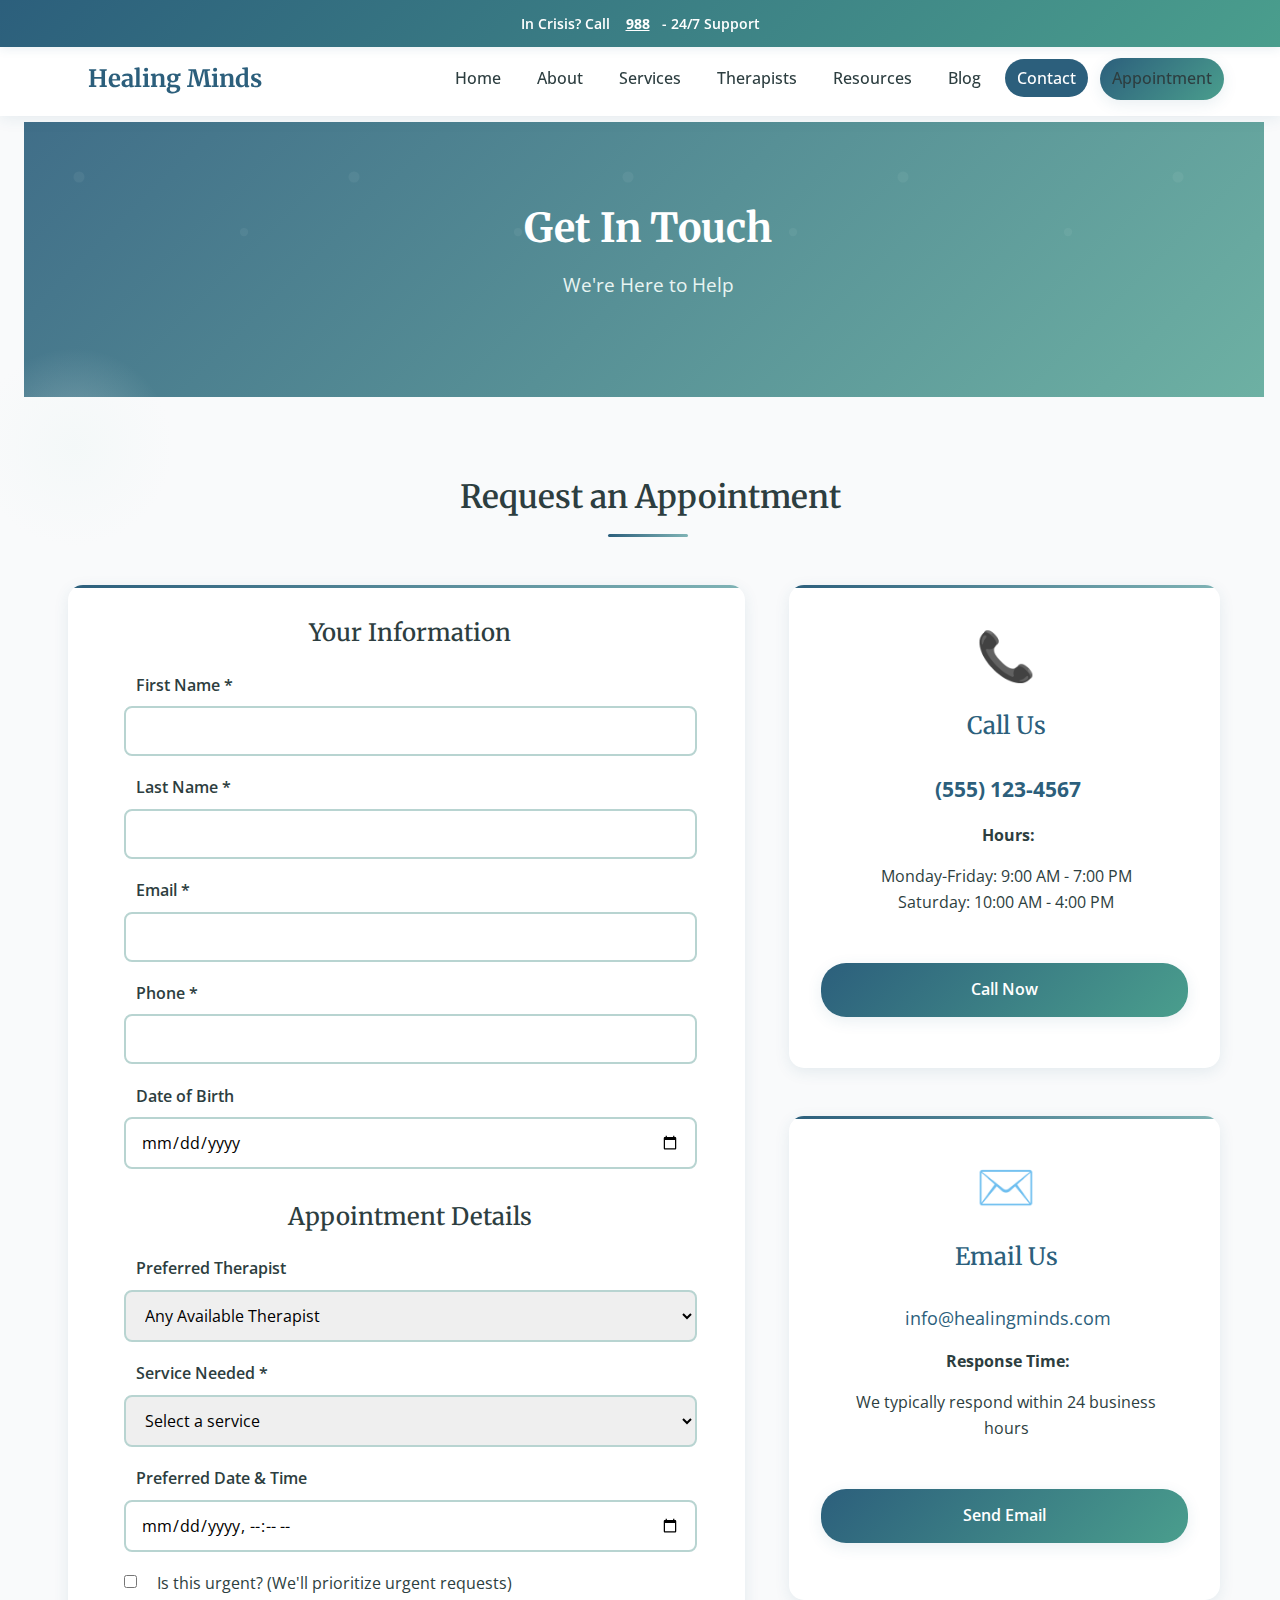
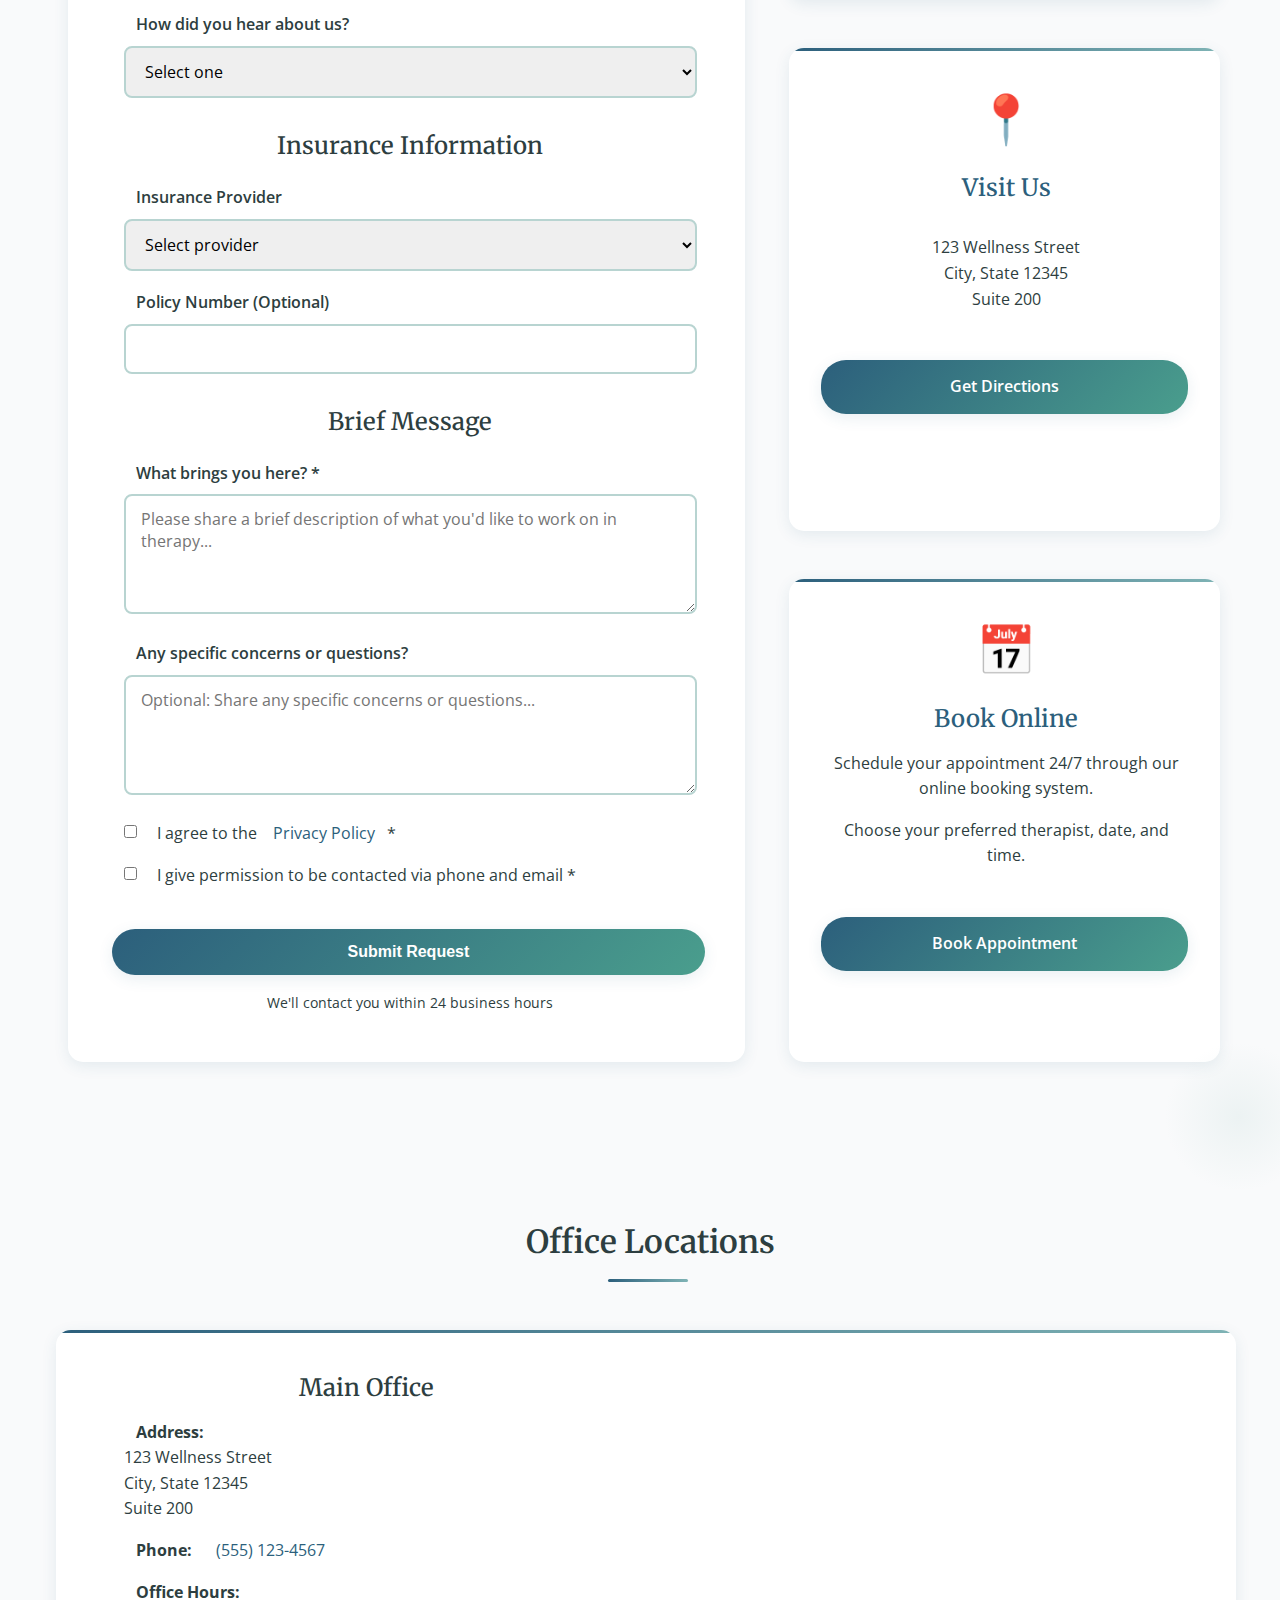
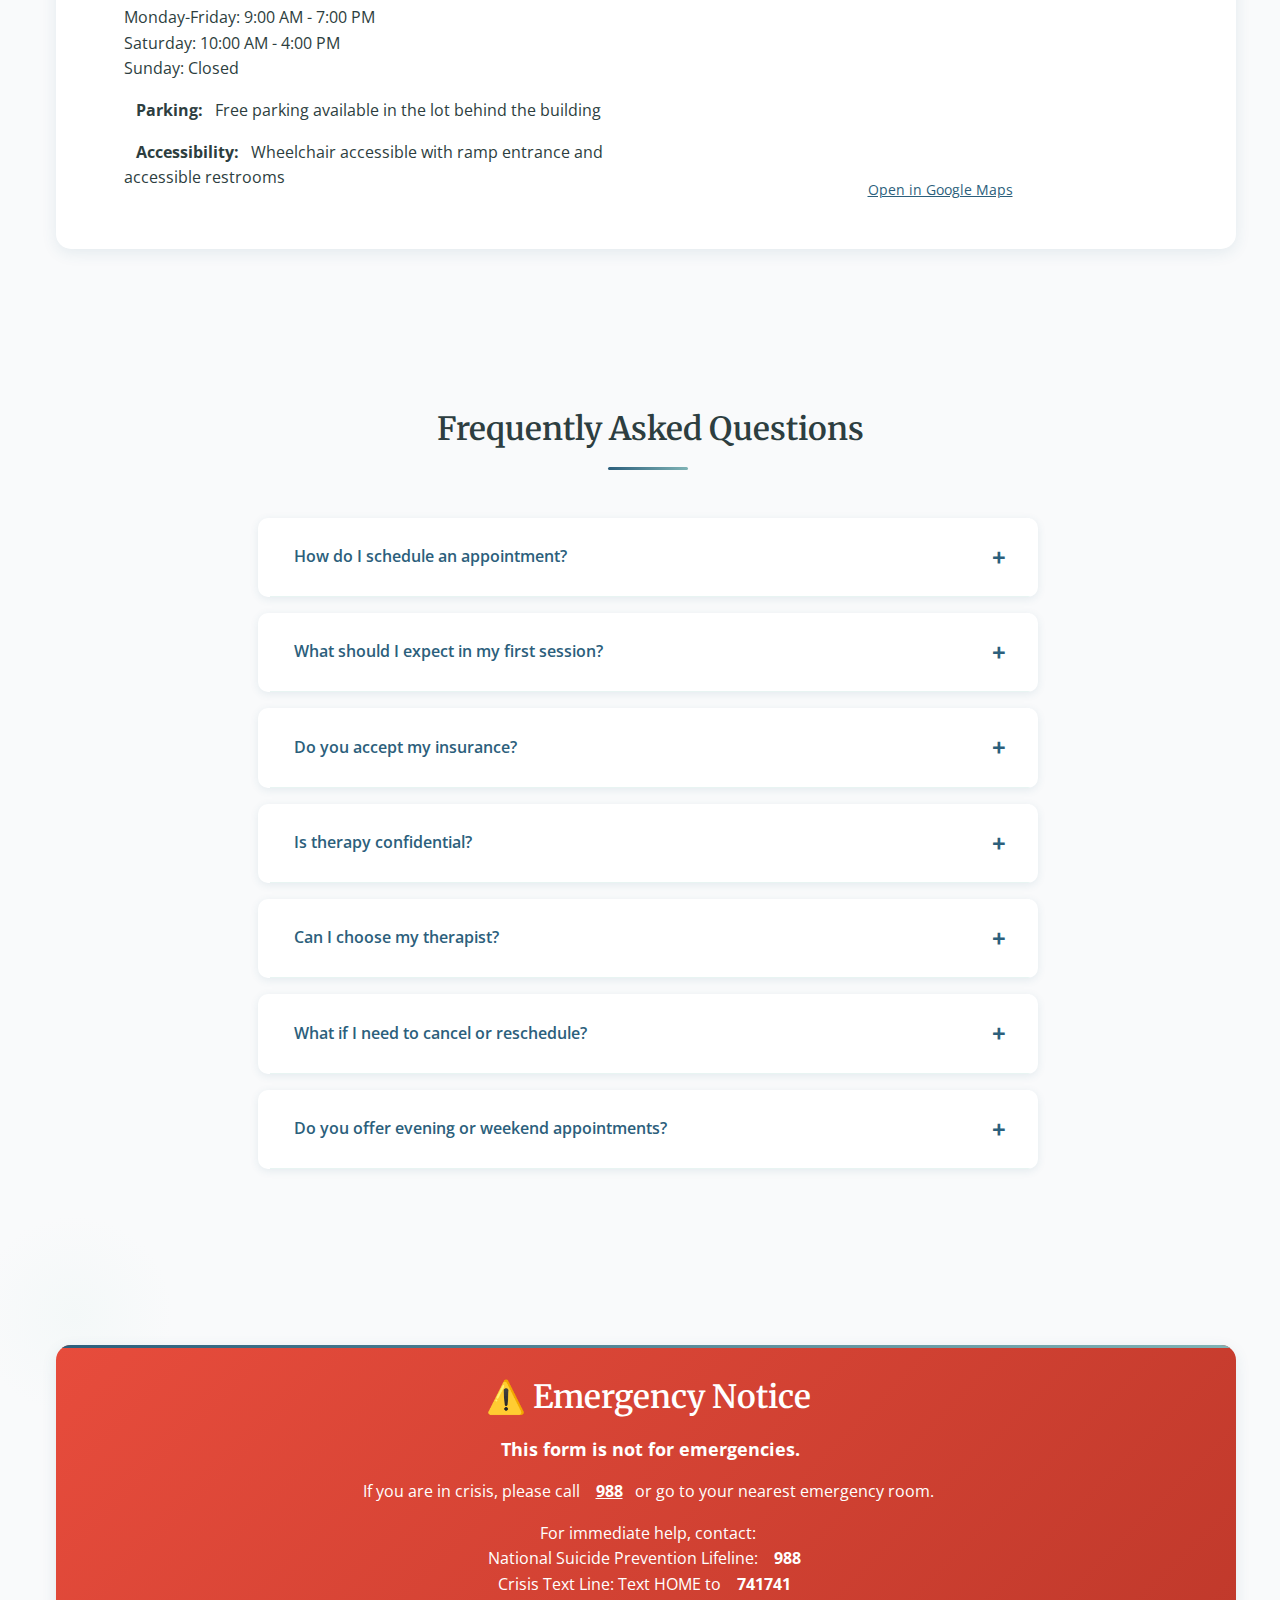
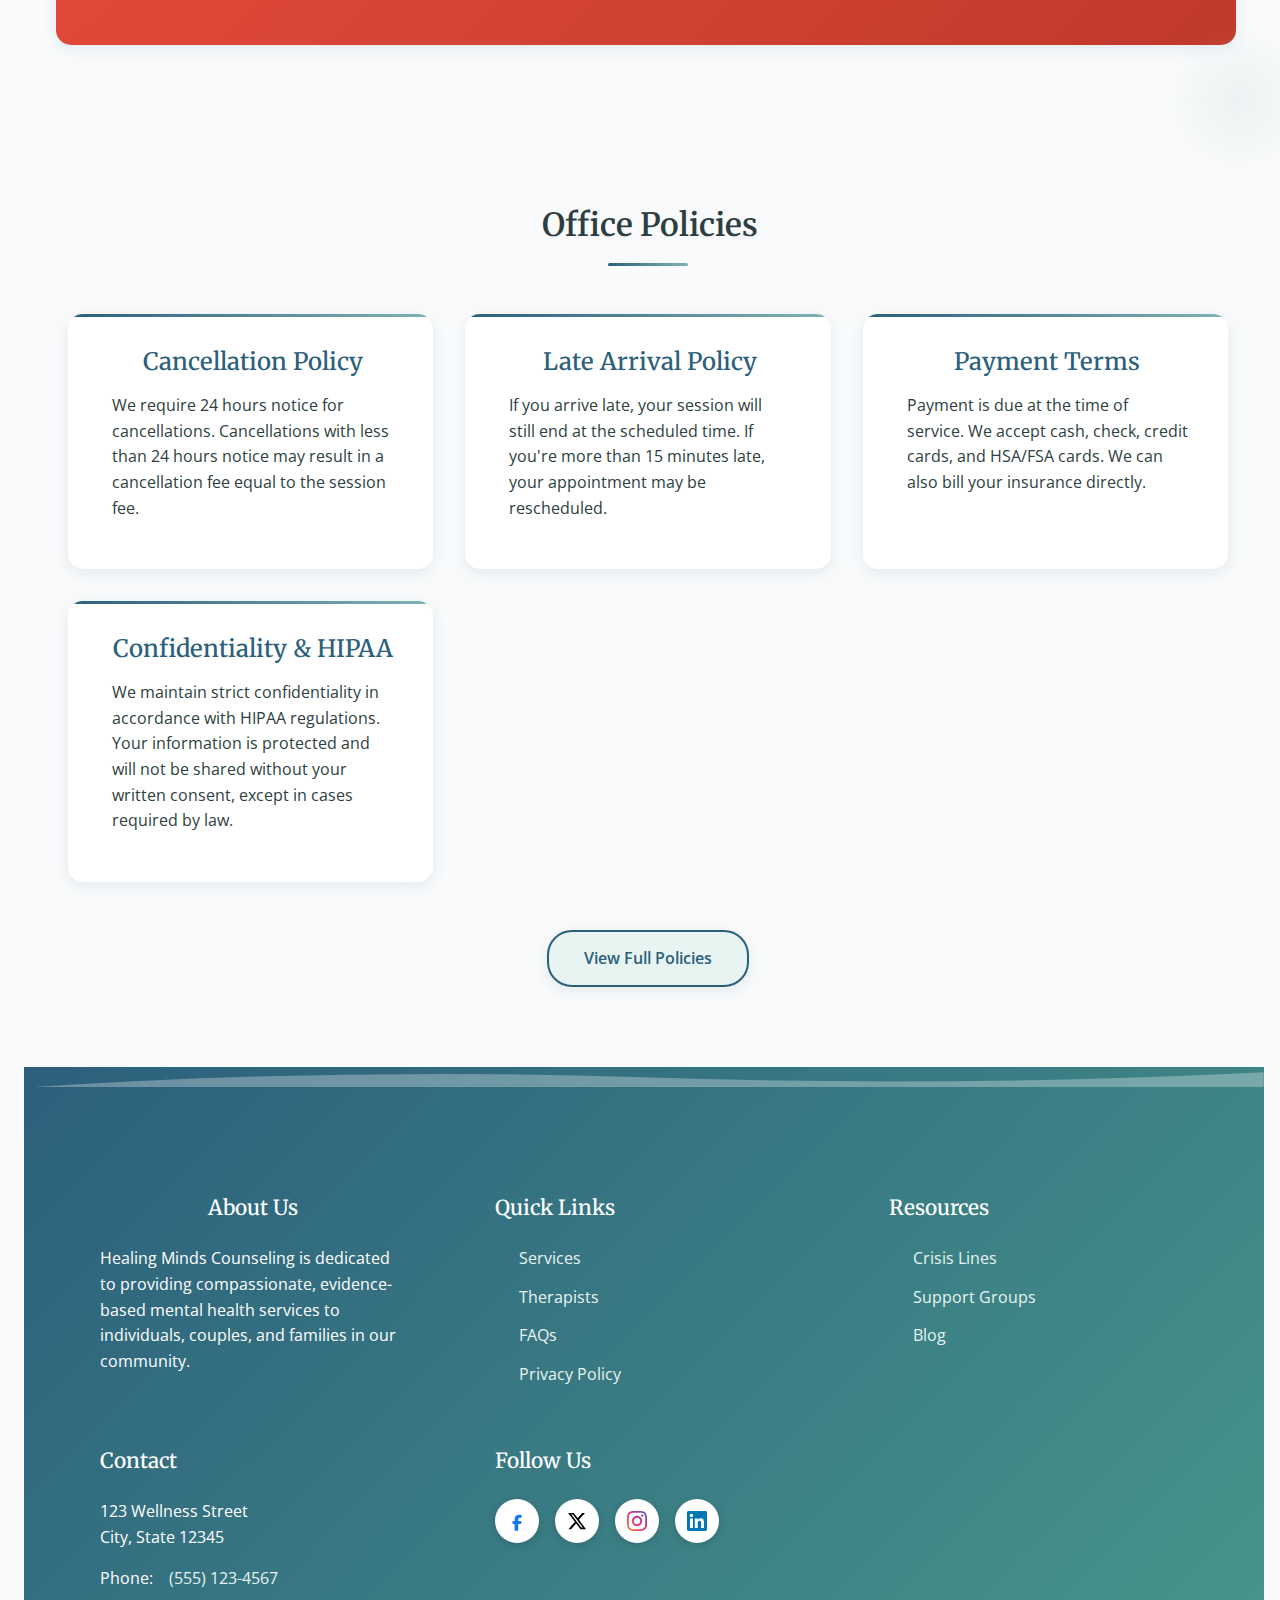
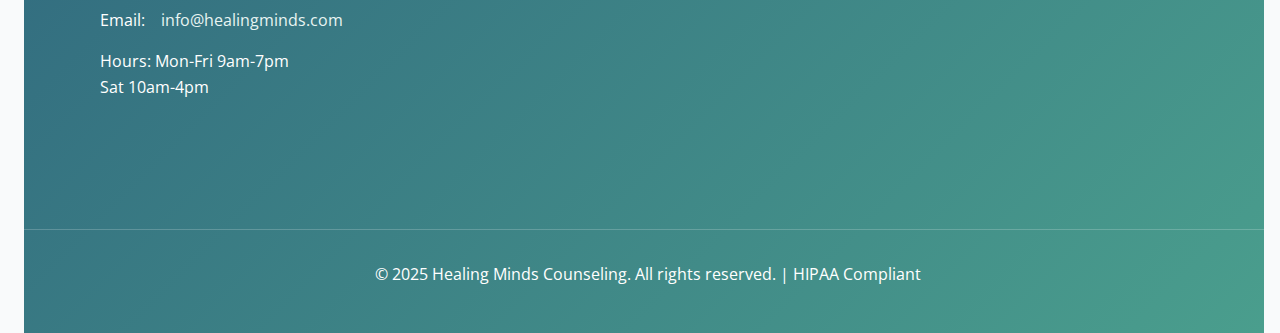
<file: contact.html>
<!DOCTYPE html>
<html lang="en">

<head>
    <meta charset="UTF-8">
    <meta name="viewport" content="width=device-width, initial-scale=1.0">
    <meta name="description"
        content="Contact Healing Minds Counseling. Schedule an appointment, call, email, or visit our office.">
    <title>Contact Us - Healing Minds Counseling</title>
    <link rel="icon" type="image/svg+xml" href="favicon.svg">
    <link rel="stylesheet" href="css/styles.css">
    <link rel="stylesheet" href="css/footer-social.css">
    <style>
        /* Fixed header styles */
        .crisis-banner {
            position: fixed;
            top: 0;
            left: 0;
            right: 0;
            z-index: 1000;
            width: 100%;
        }

        .navbar {
            position: fixed;
            top: 42px;
            left: 0;
            right: 0;
            z-index: 999;
            width: 100%;
        }

        body {
            padding-top: 122px;
        }
    </style>
</head>

<body>
    <!-- Crisis Banner -->
    <div class="crisis-banner">
        In Crisis? Call <a href="tel:988">988</a> - 24/7 Support
    </div>

    <!-- Navbar -->
    <nav class="navbar">
        <div class="navbar-content">
            <a href="index.html" class="logo">
                <div>
                    <div class="logo-text">Healing Minds</div>
                </div>
            </a>
            <button class="mobile-menu-toggle" aria-label="Toggle menu">☰</button>
            <ul class="nav-menu">
                <li><a href="index.html">Home</a></li>
                <li><a href="about.html">About</a></li>
                <li><a href="services.html">Services</a></li>
                <li><a href="therapists.html">Therapists</a></li>
                <li><a href="resources.html">Resources</a></li>
                <li><a href="blog.html">Blog</a></li>
                <li><a href="contact.html" class="active">Contact</a></li>
                <li><a href="contact.html#appointment-form" class="btn">Appointment</a></li>
            </ul>
        </div>
    </nav>

    <!-- Page Header -->
    <section class="page-header">
        <div class="container">
            <h1>Get In Touch</h1>
            <p>We're Here to Help</p>
        </div>
    </section>

    <!-- Appointment Request Form -->
    <section id="appointment-form" class="section watercolor-bg">
        <div class="container">
            <div class="section-title">
                <h2>Request an Appointment</h2>
            </div>
            <div class="two-column">
                <!-- Left: Contact Form -->
                <div class="card">
                    <form id="contact-form">
                        <h3 style="margin-bottom: 1.5rem; text-align: center;">Your Information</h3>

                        <div class="form-group">
                            <label for="firstName">First Name *</label>
                            <input type="text" id="firstName" name="firstName" required>
                        </div>

                        <div class="form-group">
                            <label for="lastName">Last Name *</label>
                            <input type="text" id="lastName" name="lastName" required>
                        </div>

                        <div class="form-group">
                            <label for="email">Email *</label>
                            <input type="email" id="email" name="email" required>
                        </div>

                        <div class="form-group">
                            <label for="phone">Phone *</label>
                            <input type="tel" id="phone" name="phone" required>
                        </div>

                        <div class="form-group">
                            <label for="dob">Date of Birth</label>
                            <input type="date" id="dob" name="dob">
                        </div>

                        <h3 style="margin-top: 2rem; margin-bottom: 1.5rem; text-align: center;">Appointment Details
                        </h3>

                        <div class="form-group">
                            <label for="therapist">Preferred Therapist</label>
                            <select id="therapist" name="therapist">
                                <option value="">Any Available Therapist</option>
                                <option value="sarah-johnson">Dr. Sarah Johnson</option>
                                <option value="michael-chen">Michael Chen</option>
                                <option value="emily-rodriguez">Dr. Emily Rodriguez</option>
                                <option value="jennifer-williams">Jennifer Williams</option>
                                <option value="robert-martinez">Robert Martinez</option>
                                <option value="patricia-brown">Patricia Brown</option>
                                <option value="amanda-lee">Dr. Amanda Lee</option>
                                <option value="david-kim">David Kim</option>
                            </select>
                        </div>

                        <div class="form-group">
                            <label for="service">Service Needed *</label>
                            <select id="service" name="service" required>
                                <option value="">Select a service</option>
                                <option value="individual">Individual Therapy</option>
                                <option value="couples">Couples Counseling</option>
                                <option value="family">Family Therapy</option>
                                <option value="group">Group Therapy</option>
                                <option value="child-teen">Child & Teen Therapy</option>
                                <option value="online">Online Counseling</option>
                                <option value="psychiatric">Psychiatric Services</option>
                                <option value="assessment">Assessment & Testing</option>
                            </select>
                        </div>

                        <div class="form-group">
                            <label for="preferredDate">Preferred Date & Time</label>
                            <input type="datetime-local" id="preferredDate" name="preferredDate">
                        </div>

                        <div class="checkbox-group">
                            <input type="checkbox" id="urgent" name="urgent">
                            <label for="urgent">Is this urgent? (We'll prioritize urgent requests)</label>
                        </div>

                        <div class="form-group">
                            <label for="referral">How did you hear about us?</label>
                            <select id="referral" name="referral">
                                <option value="">Select one</option>
                                <option value="search">Online Search</option>
                                <option value="referral">Friend/Family Referral</option>
                                <option value="insurance">Insurance Provider</option>
                                <option value="social-media">Social Media</option>
                                <option value="other">Other</option>
                            </select>
                        </div>

                        <h3 style="margin-top: 2rem; margin-bottom: 1.5rem; text-align: center;">Insurance Information
                        </h3>

                        <div class="form-group">
                            <label for="insurance">Insurance Provider</label>
                            <select id="insurance" name="insurance">
                                <option value="">Select provider</option>
                                <option value="bcbs">Blue Cross Blue Shield</option>
                                <option value="aetna">Aetna</option>
                                <option value="cigna">Cigna</option>
                                <option value="united">UnitedHealthcare</option>
                                <option value="medicaid">Medicaid</option>
                                <option value="medicare">Medicare</option>
                                <option value="self-pay">Self-Pay</option>
                                <option value="other">Other</option>
                            </select>
                        </div>

                        <div class="form-group">
                            <label for="policyNumber">Policy Number (Optional)</label>
                            <input type="text" id="policyNumber" name="policyNumber">
                        </div>

                        <h3 style="margin-top: 2rem; margin-bottom: 1.5rem; text-align: center;">Brief Message</h3>

                        <div class="form-group">
                            <label for="message">What brings you here? *</label>
                            <textarea id="message" name="message" rows="4" required
                                placeholder="Please share a brief description of what you'd like to work on in therapy..."></textarea>
                        </div>

                        <div class="form-group">
                            <label for="concerns">Any specific concerns or questions?</label>
                            <textarea id="concerns" name="concerns" rows="3"
                                placeholder="Optional: Share any specific concerns or questions..."></textarea>
                        </div>

                        <div class="checkbox-group">
                            <input type="checkbox" id="privacy" name="privacy" required>
                            <label for="privacy">I agree to the <a href="#privacy-policy">Privacy Policy</a> *</label>
                        </div>

                        <div class="checkbox-group">
                            <input type="checkbox" id="contact-permission" name="contact-permission" required>
                            <label for="contact-permission">I give permission to be contacted via phone and email
                                *</label>
                        </div>

                        <button type="submit" class="btn" style="width: 100%; margin-top: 1.5rem;">Submit
                            Request</button>

                        <p style="text-align: center; margin-top: 1rem; font-size: 0.9rem; color: var(--text);">
                            We'll contact you within 24 business hours
                        </p>
                    </form>
                </div>

                <!-- Right: Contact Options Cards -->
                <div class="contact-cards-sidebar">
                    <div class="card" style="text-align: center; margin-bottom: 1.5rem;">
                        <div class="card-icon">📞</div>
                        <h3 class="card-title" style="text-align: center;">Call Us</h3>
                        <p style="font-size: 1.3rem; font-weight: bold; color: var(--primary); margin: 1rem 0;">
                            <a href="tel:(555)123-4567">(555) 123-4567</a>
                        </p>
                        <p><strong>Hours:</strong></p>
                        <p>Monday-Friday: 9:00 AM - 7:00 PM<br>Saturday: 10:00 AM - 4:00 PM</p>
                        <a href="tel:(555)123-4567" class="btn mt-2">Call Now</a>
                    </div>
                    <div class="card" style="text-align: center; margin-bottom: 1.5rem;">
                        <div class="card-icon">✉️</div>
                        <h3 class="card-title" style="text-align: center;">Email Us</h3>
                        <p style="font-size: 1.1rem; margin: 1rem 0;">
                            <a href="mailto:info@healingminds.com">info@healingminds.com</a>
                        </p>
                        <p><strong>Response Time:</strong></p>
                        <p>We typically respond within 24 business hours</p>
                        <a href="mailto:info@healingminds.com" class="btn mt-2">Send Email</a>
                    </div>
                    <div class="card" style="text-align: center; margin-bottom: 1.5rem;">
                        <div class="card-icon">📍</div>
                        <h3 class="card-title" style="text-align: center;">Visit Us</h3>
                        <p style="margin: 1rem 0;">
                            123 Wellness Street<br>City, State 12345<br>Suite 200
                        </p>
                        <a href="#map" class="btn mt-2">Get Directions</a>
                    </div>
                    <div class="card" style="text-align: center;">
                        <div class="card-icon">📅</div>
                        <h3 class="card-title" style="text-align: center;">Book Online</h3>
                        <p>Schedule your appointment 24/7 through our online booking system.</p>
                        <p>Choose your preferred therapist, date, and time.</p>
                        <a href="#appointment-form" class="btn mt-2">Book Appointment</a>
                    </div>
                </div>
            </div>
        </div>
    </section>

    <!-- Office Locations -->
    <section class="section">
        <div class="container">
            <div class="section-title">
                <h2>Office Locations</h2>
            </div>
            <div class="card">
                <div class="two-column">
                    <div>
                        <h3 style="text-align: center;">Main Office</h3>
                        <p style="margin: 1rem 0;">
                            <strong>Address:</strong><br>
                            123 Wellness Street<br>
                            City, State 12345<br>
                            Suite 200
                        </p>
                        <p style="margin: 1rem 0;">
                            <strong>Phone:</strong> <a href="tel:(555)123-4567">(555) 123-4567</a>
                        </p>
                        <p style="margin: 1rem 0;">
                            <strong>Office Hours:</strong><br>
                            Monday-Friday: 9:00 AM - 7:00 PM<br>
                            Saturday: 10:00 AM - 4:00 PM<br>
                            Sunday: Closed
                        </p>
                        <p style="margin: 1rem 0;">
                            <strong>Parking:</strong> Free parking available in the lot behind the building
                        </p>
                        <p style="margin: 1rem 0;">
                            <strong>Accessibility:</strong> Wheelchair accessible with ramp entrance and accessible
                            restrooms
                        </p>
                    </div>
                    <div>
                        <iframe
                            src="https://maps.google.com/maps?q=123+Wellness+Street,+City,+State+12345&t=&z=15&ie=UTF8&iwloc=&output=embed"
                            width="100%" height="400" style="border:0; border-radius: 15px;" allowfullscreen=""
                            loading="lazy" referrerpolicy="no-referrer-when-downgrade"
                            title="Office Location Map - 123 Wellness Street, City, State 12345">
                        </iframe>
                        <p style="text-align: center; margin-top: 0.5rem; font-size: 0.9rem;">
                            <a href="https://www.google.com/maps/search/?api=1&query=123+Wellness+Street,+City,+State+12345"
                                target="_blank" rel="noopener noreferrer"
                                style="color: var(--primary); text-decoration: underline;">
                                Open in Google Maps
                            </a>
                        </p>
                    </div>
                </div>
            </div>
        </div>
    </section>

    <!-- FAQ Section -->
    <section class="section">
        <div class="container">
            <div class="section-title">
                <h2>Frequently Asked Questions</h2>
            </div>
            <div style="max-width: 800px; margin: 0 auto;">
                <div class="accordion">
                    <div class="accordion-header">How do I schedule an appointment?</div>
                    <div class="accordion-content">
                        <p>You can schedule an appointment by calling us at (555) 123-4567, filling out the appointment
                            request form on this page, or emailing us at info@healingminds.com. We'll contact you within
                            24 business hours to confirm your appointment.</p>
                    </div>
                </div>
                <div class="accordion">
                    <div class="accordion-header">What should I expect in my first session?</div>
                    <div class="accordion-content">
                        <p>Your first session is typically an intake/assessment session where your therapist will ask
                            about your concerns, history, and goals. You'll discuss what to expect from therapy and
                            begin to develop a treatment plan. It's normal to feel nervous—your therapist will help you
                            feel comfortable.</p>
                    </div>
                </div>
                <div class="accordion">
                    <div class="accordion-header">Do you accept my insurance?</div>
                    <div class="accordion-content">
                        <p>We accept most major insurance plans including Blue Cross Blue Shield, Aetna, Cigna,
                            UnitedHealthcare, Medicaid, and Medicare. We also offer sliding scale fees for those without
                            insurance or with high deductibles. Contact us to verify your specific insurance coverage.
                        </p>
                    </div>
                </div>
                <div class="accordion">
                    <div class="accordion-header">Is therapy confidential?</div>
                    <div class="accordion-content">
                        <p>Yes, therapy is completely confidential. Your therapist is bound by professional ethics and
                            HIPAA regulations to protect your privacy. There are very few exceptions, such as if there's
                            a risk of harm to yourself or others, or in cases of abuse.</p>
                    </div>
                </div>
                <div class="accordion">
                    <div class="accordion-header">Can I choose my therapist?</div>
                    <div class="accordion-content">
                        <p>Yes! You can request a specific therapist when scheduling, or we can help match you with a
                            therapist based on your needs, preferences, and availability. You can also view our
                            therapist profiles to learn more about each provider.</p>
                    </div>
                </div>
                <div class="accordion">
                    <div class="accordion-header">What if I need to cancel or reschedule?</div>
                    <div class="accordion-content">
                        <p>We require 24 hours notice for cancellations or rescheduling. If you cancel with less than 24
                            hours notice, you may be charged a cancellation fee. We understand emergencies happen and
                            will work with you on a case-by-case basis.</p>
                    </div>
                </div>
                <div class="accordion">
                    <div class="accordion-header">Do you offer evening or weekend appointments?</div>
                    <div class="accordion-content">
                        <p>Yes! We offer evening appointments Monday-Friday until 7:00 PM, and Saturday appointments
                            from 10:00 AM - 4:00 PM. Some therapists also offer online sessions for added flexibility.
                        </p>
                    </div>
                </div>
            </div>
        </div>
    </section>

    <!-- Emergency Notice -->
    <section class="section watercolor-bg">
        <div class="container">
            <div class="card"
                style="background: linear-gradient(135deg, #e74c3c, #c0392b); color: var(--white); border: none; text-align: center;">
                <h2 style="color: var(--white); margin-bottom: 1rem;">⚠️ Emergency Notice</h2>
                <p style="font-size: 1.1rem; margin-bottom: 1rem;">
                    <strong>This form is not for emergencies.</strong>
                </p>
                <p style="font-size: 1rem;">
                    If you are in crisis, please call <a href="tel:988"
                        style="color: var(--white); font-weight: bold; text-decoration: underline;">988</a> or go to
                    your nearest emergency room.
                </p>
                <p style="font-size: 1rem; margin-top: 1rem;">
                    For immediate help, contact:<br>
                    National Suicide Prevention Lifeline: <a href="tel:988"
                        style="color: var(--white); font-weight: bold;">988</a><br>
                    Crisis Text Line: Text HOME to <a href="sms:741741"
                        style="color: var(--white); font-weight: bold;">741741</a>
                </p>
            </div>
        </div>
    </section>

    <!-- Office Policies -->
    <section class="section">
        <div class="container">
            <div class="section-title">
                <h2>Office Policies</h2>
            </div>
            <div class="card-grid">
                <div class="card">
                    <h3 class="card-title" style="text-align: center;">Cancellation Policy</h3>
                    <p>We require 24 hours notice for cancellations. Cancellations with less than 24 hours notice may
                        result in a cancellation fee equal to the session fee.</p>
                </div>
                <div class="card">
                    <h3 class="card-title" style="text-align: center;">Late Arrival Policy</h3>
                    <p>If you arrive late, your session will still end at the scheduled time. If you're more than 15
                        minutes late, your appointment may be rescheduled.</p>
                </div>
                <div class="card">
                    <h3 class="card-title" style="text-align: center;">Payment Terms</h3>
                    <p>Payment is due at the time of service. We accept cash, check, credit cards, and HSA/FSA cards. We
                        can also bill your insurance directly.</p>
                </div>
                <div class="card">
                    <h3 class="card-title" style="text-align: center;">Confidentiality & HIPAA</h3>
                    <p>We maintain strict confidentiality in accordance with HIPAA regulations. Your information is
                        protected and will not be shared without your written consent, except in cases required by law.
                    </p>
                </div>
            </div>
            <div class="text-center mt-3">
                <a href="#privacy-policy" class="btn btn-secondary">View Full Policies</a>
            </div>
        </div>
    </section>

    <!-- Footer -->
    <footer class="footer">
        <div class="footer-content">
            <div class="footer-column">
                <h3>About Us</h3>
                <p>Healing Minds Counseling is dedicated to providing compassionate, evidence-based mental health
                    services to individuals, couples, and families in our community.</p>
            </div>
            <div class="footer-column">
                <h3>Quick Links</h3>
                <ul>
                    <li><a href="services.html">Services</a></li>
                    <li><a href="therapists.html">Therapists</a></li>
                    <li><a href="resources.html">FAQs</a></li>
                    <li><a href="#privacy">Privacy Policy</a></li>
                </ul>
            </div>
            <div class="footer-column">
                <h3>Resources</h3>
                <ul>
                    <li><a href="resources.html">Crisis Lines</a></li>
                    <li><a href="resources.html">Support Groups</a></li>
                    <li><a href="blog.html">Blog</a></li>
                </ul>
            </div>
            <div class="footer-column">
                <h3>Contact</h3>
                <p>123 Wellness Street<br>City, State 12345</p>
                <p>Phone: <a href="tel:(555)123-4567">(555) 123-4567</a></p>
                <p>Email: <a href="mailto:info@healingminds.com">info@healingminds.com</a></p>
                <p>Hours: Mon-Fri 9am-7pm<br>Sat 10am-4pm</p>
            </div>
            <div class="footer-column">
                <h3>Follow Us</h3>
                <div class="social-links">
                    <a href="https://facebook.com/healingmindscounseling" target="_blank" rel="noopener"
                        title="Facebook" aria-label="Follow us on Facebook">
                        <img src="images/facebook.svg" alt="Facebook" width="24" height="24">
                    </a>
                    <a href="https://twitter.com/healingmindsco" target="_blank" rel="noopener" title="Twitter"
                        aria-label="Follow us on Twitter">
                        <img src="images/twitter.svg" alt="Twitter" width="24" height="24">
                    </a>
                    <a href="https://instagram.com/healingmindscounseling" target="_blank" rel="noopener"
                        title="Instagram" aria-label="Follow us on Instagram">
                        <img src="images/instagram.svg" alt="Instagram" width="24" height="24">
                    </a>
                    <a href="https://linkedin.com/company/healing-minds-counseling" target="_blank" rel="noopener"
                        title="LinkedIn" aria-label="Follow us on LinkedIn">
                        <img src="images/linkedin.svg" alt="LinkedIn" width="24" height="24">
                    </a>
                </div>
            </div>
        </div>
        <div class="footer-bottom">
            <p>&copy; 2025 Healing Minds Counseling. All rights reserved. | HIPAA Compliant</p>
        </div>
    </footer>

    <!-- Back to Top Button -->
    <button class="back-to-top" aria-label="Back to top">↑</button>

    <script src="js/main.js"></script>
</body>

</html>
</file>
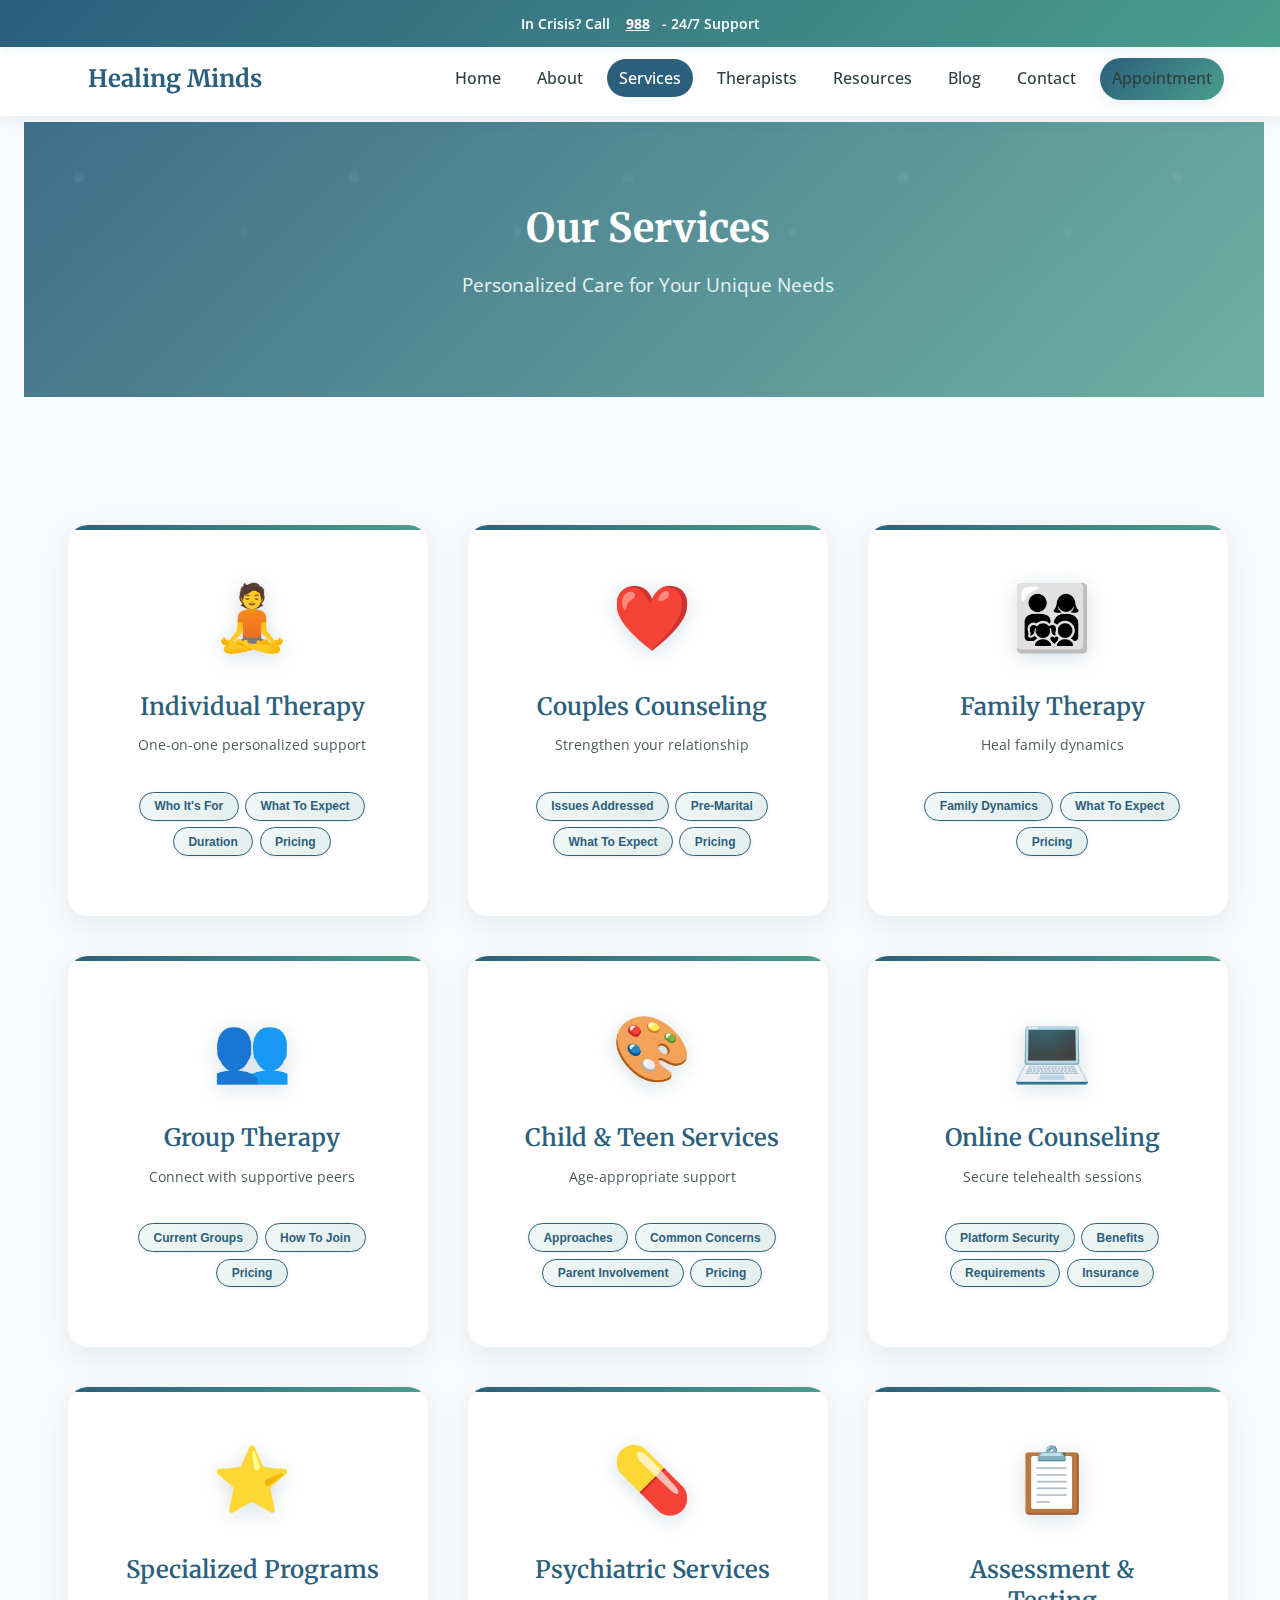
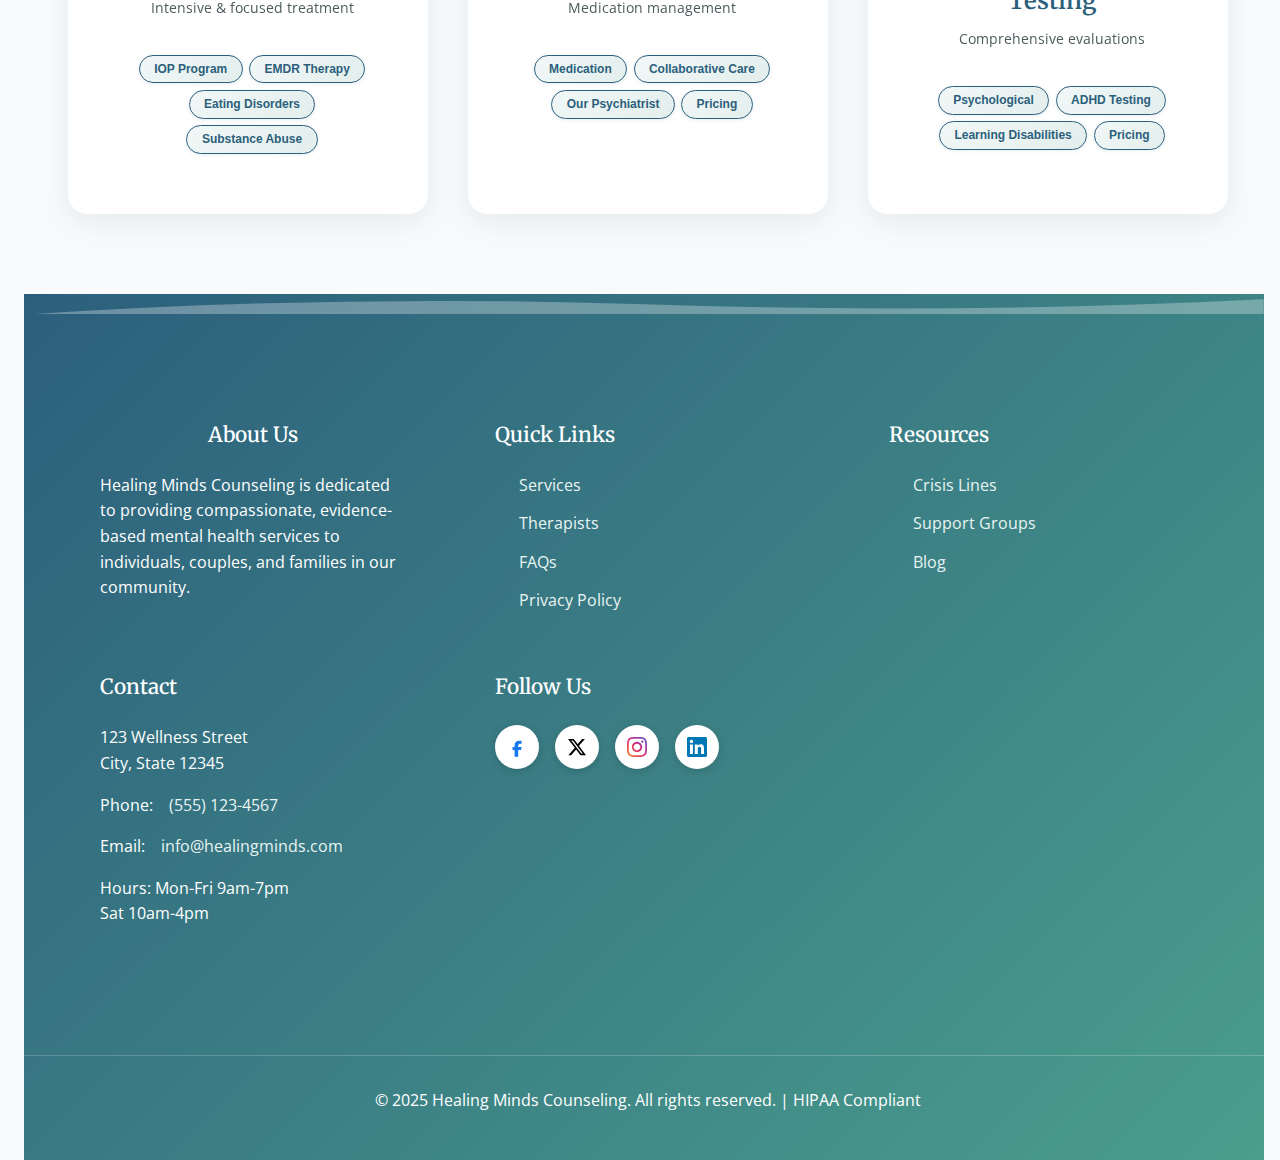
<file: services.html>
<!DOCTYPE html>
<html lang="en">

<head>
    <meta charset="UTF-8">
    <meta name="viewport" content="width=device-width, initial-scale=1.0">
    <meta name="description"
        content="Comprehensive mental health services including individual therapy, couples counseling, family therapy, group therapy, and online counseling.">
    <title>Our Services - Healing Minds Counseling</title>
    <link rel="stylesheet" href="css/styles.css">
    <link rel="stylesheet" href="css/footer-social.css">
    <style>
        /* Fixed header styles */
        .crisis-banner {
            position: fixed;
            top: 0;
            left: 0;
            right: 0;
            z-index: 1000;
            width: 100%;
        }

        .navbar {
            position: fixed;
            top: 42px;
            left: 0;
            right: 0;
            z-index: 999;
            width: 100%;
        }

        body {
            padding-top: 122px;
        }
    </style>
</head>

<body>
    <!-- Crisis Banner -->
    <div class="crisis-banner">
        In Crisis? Call <a href="tel:988">988</a> - 24/7 Support
    </div>

    <!-- Navbar -->
    <nav class="navbar">
        <div class="navbar-content">
            <a href="index.html" class="logo">
                <div>
                    <div class="logo-text">Healing Minds</div>
                </div>
            </a>
            <button class="mobile-menu-toggle" aria-label="Toggle menu">☰</button>
            <ul class="nav-menu">
                <li><a href="index.html">Home</a></li>
                <li><a href="about.html">About</a></li>
                <li><a href="services.html" class="active">Services</a></li>
                <li><a href="therapists.html">Therapists</a></li>
                <li><a href="resources.html">Resources</a></li>
                <li><a href="blog.html">Blog</a></li>
                <li><a href="contact.html">Contact</a></li>
                <li><a href="contact.html#appointment-form" class="btn">Appointment</a></li>
            </ul>
        </div>
    </nav>

    <!-- Page Header -->
    <section class="page-header">
        <div class="container">
            <h1>Our Services</h1>
            <p>Personalized Care for Your Unique Needs</p>
        </div>
    </section>

    <!-- Services Grid -->
    <section class="section">
        <div class="container">
            <div class="services-grid">

                <!-- Individual Therapy -->
                <div class="service-card">
                    <div class="service-card-inner">
                        <div class="service-icon">🧘</div>
                        <h3>Individual Therapy</h3>
                        <p class="service-tagline">One-on-one personalized support</p>
                        <div class="topic-badges-container">
                            <button class="topic-badge" onclick="openModal('individual-who')">Who It's For</button>
                            <button class="topic-badge" onclick="openModal('individual-expect')">What to Expect</button>
                            <button class="topic-badge" onclick="openModal('individual-duration')">Duration</button>
                            <button class="topic-badge" onclick="openModal('individual-pricing')">Pricing</button>
                        </div>
                    </div>
                </div>

                <!-- Couples Counseling -->
                <div class="service-card">
                    <div class="service-card-inner">
                        <div class="service-icon">❤️</div>
                        <h3>Couples Counseling</h3>
                        <p class="service-tagline">Strengthen your relationship</p>
                        <div class="topic-badges-container">
                            <button class="topic-badge" onclick="openModal('couples-issues')">Issues Addressed</button>
                            <button class="topic-badge" onclick="openModal('couples-premarital')">Pre-Marital</button>
                            <button class="topic-badge" onclick="openModal('couples-expect')">What to Expect</button>
                            <button class="topic-badge" onclick="openModal('couples-pricing')">Pricing</button>
                        </div>
                    </div>
                </div>

                <!-- Family Therapy -->
                <div class="service-card">
                    <div class="service-card-inner">
                        <div class="service-icon">👨‍👩‍👧‍👦</div>
                        <h3>Family Therapy</h3>
                        <p class="service-tagline">Heal family dynamics</p>
                        <div class="topic-badges-container">
                            <button class="topic-badge" onclick="openModal('family-dynamics')">Family Dynamics</button>
                            <button class="topic-badge" onclick="openModal('family-expect')">What to Expect</button>
                            <button class="topic-badge" onclick="openModal('family-pricing')">Pricing</button>
                        </div>
                    </div>
                </div>

                <!-- Group Therapy -->
                <div class="service-card">
                    <div class="service-card-inner">
                        <div class="service-icon">👥</div>
                        <h3>Group Therapy</h3>
                        <p class="service-tagline">Connect with supportive peers</p>
                        <div class="topic-badges-container">
                            <button class="topic-badge" onclick="openModal('group-offerings')">Current Groups</button>
                            <button class="topic-badge" onclick="openModal('group-join')">How to Join</button>
                            <button class="topic-badge" onclick="openModal('group-pricing')">Pricing</button>
                        </div>
                    </div>
                </div>

                <!-- Child & Teen Services -->
                <div class="service-card">
                    <div class="service-card-inner">
                        <div class="service-icon">🎨</div>
                        <h3>Child & Teen Services</h3>
                        <p class="service-tagline">Age-appropriate support</p>
                        <div class="topic-badges-container">
                            <button class="topic-badge" onclick="openModal('childteen-approaches')">Approaches</button>
                            <button class="topic-badge" onclick="openModal('childteen-concerns')">Common
                                Concerns</button>
                            <button class="topic-badge" onclick="openModal('childteen-parents')">Parent
                                Involvement</button>
                            <button class="topic-badge" onclick="openModal('childteen-pricing')">Pricing</button>
                        </div>
                    </div>
                </div>

                <!-- Online Counseling -->
                <div class="service-card">
                    <div class="service-card-inner">
                        <div class="service-icon">💻</div>
                        <h3>Online Counseling</h3>
                        <p class="service-tagline">Secure telehealth sessions</p>
                        <div class="topic-badges-container">
                            <button class="topic-badge" onclick="openModal('online-platform')">Platform
                                Security</button>
                            <button class="topic-badge" onclick="openModal('online-benefits')">Benefits</button>
                            <button class="topic-badge" onclick="openModal('online-requirements')">Requirements</button>
                            <button class="topic-badge" onclick="openModal('online-insurance')">Insurance</button>
                        </div>
                    </div>
                </div>

                <!-- Specialized Programs -->
                <div class="service-card">
                    <div class="service-card-inner">
                        <div class="service-icon">⭐</div>
                        <h3>Specialized Programs</h3>
                        <p class="service-tagline">Intensive & focused treatment</p>
                        <div class="topic-badges-container">
                            <button class="topic-badge" onclick="openModal('specialized-iop')">IOP Program</button>
                            <button class="topic-badge" onclick="openModal('specialized-emdr')">EMDR Therapy</button>
                            <button class="topic-badge" onclick="openModal('specialized-eating')">Eating
                                Disorders</button>
                            <button class="topic-badge" onclick="openModal('specialized-substance')">Substance
                                Abuse</button>
                        </div>
                    </div>
                </div>

                <!-- Psychiatric Services -->
                <div class="service-card">
                    <div class="service-card-inner">
                        <div class="service-icon">💊</div>
                        <h3>Psychiatric Services</h3>
                        <p class="service-tagline">Medication management</p>
                        <div class="topic-badges-container">
                            <button class="topic-badge"
                                onclick="openModal('psychiatric-medication')">Medication</button>
                            <button class="topic-badge" onclick="openModal('psychiatric-collaborative')">Collaborative
                                Care</button>
                            <button class="topic-badge" onclick="openModal('psychiatric-psychiatrist')">Our
                                Psychiatrist</button>
                            <button class="topic-badge" onclick="openModal('psychiatric-pricing')">Pricing</button>
                        </div>
                    </div>
                </div>

                <!-- Assessment & Testing -->
                <div class="service-card">
                    <div class="service-card-inner">
                        <div class="service-icon">📋</div>
                        <h3>Assessment & Testing</h3>
                        <p class="service-tagline">Comprehensive evaluations</p>
                        <div class="topic-badges-container">
                            <button class="topic-badge"
                                onclick="openModal('assessment-psychological')">Psychological</button>
                            <button class="topic-badge" onclick="openModal('assessment-adhd')">ADHD Testing</button>
                            <button class="topic-badge" onclick="openModal('assessment-learning')">Learning
                                Disabilities</button>
                            <button class="topic-badge" onclick="openModal('assessment-pricing')">Pricing</button>
                        </div>
                    </div>
                </div>

            </div>
        </div>
    </section>

    <!-- Footer -->
    <footer class="footer">
        <div class="footer-content">
            <div class="footer-column">
                <h3>About Us</h3>
                <p>Healing Minds Counseling is dedicated to providing compassionate, evidence-based mental health
                    services to individuals, couples, and families in our community.</p>
            </div>
            <div class="footer-column">
                <h3>Quick Links</h3>
                <ul>
                    <li><a href="services.html">Services</a></li>
                    <li><a href="therapists.html">Therapists</a></li>
                    <li><a href="resources.html">FAQs</a></li>
                    <li><a href="#privacy">Privacy Policy</a></li>
                </ul>
            </div>
            <div class="footer-column">
                <h3>Resources</h3>
                <ul>
                    <li><a href="resources.html">Crisis Lines</a></li>
                    <li><a href="resources.html">Support Groups</a></li>
                    <li><a href="blog.html">Blog</a></li>
                </ul>
            </div>
            <div class="footer-column">
                <h3>Contact</h3>
                <p>123 Wellness Street<br>City, State 12345</p>
                <p>Phone: <a href="tel:(555)123-4567">(555) 123-4567</a></p>
                <p>Email: <a href="mailto:info@healingminds.com">info@healingminds.com</a></p>
                <p>Hours: Mon-Fri 9am-7pm<br>Sat 10am-4pm</p>
            </div>
            <div class="footer-column">
                <h3>Follow Us</h3>
                <div class="social-links">
                    <a href="https://facebook.com/healingmindscounseling" target="_blank" rel="noopener"
                        title="Facebook" aria-label="Follow us on Facebook">
                        <img src="images/facebook.svg" alt="Facebook" width="24" height="24">
                    </a>
                    <a href="https://twitter.com/healingmindsco" target="_blank" rel="noopener" title="Twitter"
                        aria-label="Follow us on Twitter">
                        <img src="images/twitter.svg" alt="Twitter" width="24" height="24">
                    </a>
                    <a href="https://instagram.com/healingmindscounseling" target="_blank" rel="noopener"
                        title="Instagram" aria-label="Follow us on Instagram">
                        <img src="images/instagram.svg" alt="Instagram" width="24" height="24">
                    </a>
                    <a href="https://linkedin.com/company/healing-minds-counseling" target="_blank" rel="noopener"
                        title="LinkedIn" aria-label="Follow us on LinkedIn">
                        <img src="images/linkedin.svg" alt="LinkedIn" width="24" height="24">
                    </a>
                </div>
            </div>
        </div>
        <div class="footer-bottom">
            <p>&copy; 2025 Healing Minds Counseling. All rights reserved. | HIPAA Compliant</p>
        </div>
    </footer>

    <!-- Back to Top Button -->
    <button class="back-to-top" aria-label="Back to top">↑</button>

    <script src="js/main.js"></script>
    <script src="js/modals.js"></script>
</body>

</html>
</file>
<file: css/styles.css>
/* ============================================
   MENTAL HEALTH COUNSELING PORTAL - STYLES
   ============================================ */

/* ===== GOOGLE FONTS ===== */
@import url('https://fonts.googleapis.com/css2?family=Merriweather:wght@300;400;700&family=Open+Sans:wght@300;400;600;700&family=Lora:wght@400;500;600&display=swap');

/* ===== CSS VARIABLES - COLOR PALETTE ===== */
:root {
  --primary: #2C5F7C;
  --secondary: #7FB3B5;
  --accent: #E8F4F2;
  --text: #2D3E40;
  --subtle: #B8D4D1;
  --highlight: #4A9E8D;
  --extra: #F9FAFB;
  --white: #FFFFFF;
  --shadow: rgba(44, 95, 124, 0.1);
  --shadow-hover: rgba(44, 95, 124, 0.2);
}

/* ===== RESET & BASE STYLES ===== */
* {
  margin: 0;
  padding: 0;
  padding-left: 0.75rem;
  padding-right: 0.5rem;
  box-sizing: border-box;
}

html {
  scroll-behavior: smooth;
  width: 100%;
}

body {
  font-family: 'Open Sans', sans-serif;
  color: var(--text);
  line-height: 1.6;
  background-color: var(--extra);
  overflow-x: hidden;
  width: 100%;
}

h1,
h2,
h3,
h4,
h5,
h6 {
  font-family: 'Merriweather', serif;
  color: var(--text);
  line-height: 1.3;
  margin-bottom: 1rem;
}

h1 {
  font-size: 2.5rem;
  font-weight: 700;
}

h2 {
  font-size: 2rem;
  font-weight: 600;
  text-align: center;
}

h2.section-title,
h2.page-header {
  text-align: center;
}

h3 {
  font-size: 1.5rem;
  font-weight: 500;
  text-align: center;
}

h3.card-title {
  text-align: left;
}

/* Center card titles in contact page sidebar */
.contact-cards-sidebar h3.card-title {
  text-align: center;
}

h4 {
  font-size: 1.25rem;
}

p {
  margin-bottom: 1rem;
  font-size: 1rem;
}

a {
  text-decoration: none;
  color: var(--primary);
  transition: color 0.3s ease;
}

a:hover {
  color: var(--highlight);
}

img {
  max-width: 100%;
  height: auto;
  display: block;
  object-fit: cover;
}

/* Lazy loading removed - images now visible by default */

/* ===== CONTAINER ===== */
.container {
  max-width: 1200px;
  margin: 0 auto;
  padding: 0 0.5rem 0 0.75rem;
  /* left: 0.75rem, right: 0.5rem */
}

.section {
  padding: 80px 0;
}

.section:first-of-type {
  padding-top: 80px;
}

.section-title {
  text-align: center;
  margin-bottom: 3rem;
  position: relative;
}

.section-title h2 {
  text-align: center;
}

.section-title::after {
  content: '';
  display: block;
  width: 80px;
  height: 3px;
  background: linear-gradient(to right, var(--primary), var(--secondary));
  margin: 1rem auto;
  border-radius: 2px;
}

/* ===== CRISIS BANNER ===== */
.crisis-banner {
  background: linear-gradient(135deg, var(--primary), var(--highlight));
  color: var(--white);
  text-align: center;
  padding: 12px 0;
  font-size: 0.9rem;
  font-weight: 600;
  position: sticky;
  top: 0;
  z-index: 1000;
  box-shadow: 0 2px 10px var(--shadow);
}

.crisis-banner a {
  color: var(--white);
  text-decoration: underline;
  font-weight: 700;
}

/* ===== NAVBAR ===== */
.navbar {
  background: var(--white);
  box-shadow: 0 2px 15px var(--shadow);
  position: sticky;
  top: 0;
  z-index: 999;
  padding: 1rem 0;
}

.navbar-content {
  display: flex;
  justify-content: space-between;
  align-items: center;
  max-width: 1200px;
  margin: 0 auto;
  padding: 0 0.5rem 0 0.75rem;
  /* Matching container padding */
}

.logo {
  display: flex;
  align-items: center;
  gap: 10px;
  cursor: pointer;
  text-decoration: none;
  color: inherit;
}

.logo:hover {
  opacity: 0.8;
}

.logo-text {
  font-family: 'Merriweather', serif;
  font-size: 1.5rem;
  font-weight: 700;
  color: var(--primary);
  white-space: nowrap;
}

.logo-tagline {
  font-size: 0.85rem;
  color: var(--text);
  font-style: italic;
  margin-left: 10px;
}

.nav-menu {
  display: flex;
  list-style: none;
  gap: 0.75rem;
  align-items: center;
}

.nav-menu li {
  margin: 0;
  padding: 0;
}

.nav-menu a {
  color: var(--text);
  font-weight: 500;
  padding: 8px 12px;
  border-radius: 25px;
  transition: all 0.3s ease;
  white-space: nowrap;
}

.nav-menu a:hover,
.nav-menu a.active {
  background: var(--primary);
  color: var(--white);
}

.nav-phone {
  color: var(--primary);
  font-weight: 600;
  margin-right: 1rem;
}

.btn {
  display: inline-block;
  padding: 14px 35px;
  background: linear-gradient(135deg, var(--primary), var(--highlight));
  color: var(--white);
  font-weight: 600;
  border-radius: 25px;
  border: none;
  cursor: pointer;
  transition: all 0.3s ease;
  font-size: 1rem;
  text-align: center;
  box-shadow: 0 4px 15px var(--shadow);
}

.btn:hover {
  background: linear-gradient(135deg, var(--secondary), var(--highlight));
  transform: translateY(-2px);
  box-shadow: 0 6px 20px var(--shadow-hover);
}

.btn-secondary {
  background: var(--accent);
  color: var(--primary);
  border: 2px solid var(--primary);
}

.btn-secondary:hover {
  background: var(--primary);
  color: var(--white);
}

/* ===== HERO SECTION ===== */
.hero {
  position: relative;
  min-height: 600px;
  display: flex;
  align-items: center;
  background: linear-gradient(135deg, rgba(44, 95, 124, 0.9), rgba(74, 158, 141, 0.8)),
    url('data:image/svg+xml,<svg xmlns="http://www.w3.org/2000/svg" viewBox="0 0 1200 600"><defs><linearGradient id="grad" x1="0%" y1="0%" x2="100%" y2="100%"><stop offset="0%" style="stop-color:%23E8F4F2;stop-opacity:0.3" /><stop offset="100%" style="stop-color:%23B8D4D1;stop-opacity:0.2" /></linearGradient></defs><rect width="1200" height="600" fill="url(%23grad)"/><path d="M0,300 Q300,200 600,300 T1200,300 L1200,600 L0,600 Z" fill="%23E8F4F2" opacity="0.2"/></svg>');
  background-size: cover;
  background-position: center;
  color: var(--white);
  overflow: hidden;
  margin-top: 0;
  padding-top: 0;
}

.hero::before {
  content: '';
  position: absolute;
  top: 0;
  left: 0;
  right: 0;
  bottom: 0;
  background: url('data:image/svg+xml,<svg xmlns="http://www.w3.org/2000/svg" viewBox="0 0 100 100"><circle cx="20" cy="20" r="2" fill="%23E8F4F2" opacity="0.3"/><circle cx="80" cy="40" r="1.5" fill="%23E8F4F2" opacity="0.3"/><circle cx="40" cy="70" r="2.5" fill="%23E8F4F2" opacity="0.2"/></svg>');
  opacity: 0.3;
  animation: float 20s infinite ease-in-out;
}

@keyframes float {

  0%,
  100% {
    transform: translateY(0px);
  }

  50% {
    transform: translateY(-20px);
  }
}

.hero-content {
  position: relative;
  z-index: 2;
  max-width: 1200px;
  margin: 0 auto;
  padding: 0 20px;
  text-align: center;
}

.hero h1 {
  font-size: 3rem;
  color: var(--white);
  margin-bottom: 1.5rem;
  text-shadow: 2px 2px 4px rgba(0, 0, 0, 0.2);
}

.hero p {
  font-size: 1.3rem;
  margin-bottom: 2rem;
  color: var(--accent);
}

.hero-buttons {
  display: flex;
  gap: 1rem;
  justify-content: center;
  flex-wrap: wrap;
}

.trust-indicators {
  display: flex;
  gap: 2rem;
  justify-content: center;
  margin-top: 3rem;
  flex-wrap: wrap;
}

.trust-item {
  display: flex;
  align-items: center;
  gap: 8px;
  font-size: 0.9rem;
}

.breathing-circle {
  width: 100px;
  height: 100px;
  border: 3px solid var(--accent);
  border-radius: 50%;
  position: absolute;
  right: 10%;
  top: 50%;
  transform: translateY(-50%);
  animation: breathe 4s infinite ease-in-out;
}

@keyframes breathe {

  0%,
  100% {
    transform: translateY(-50%) scale(1);
    opacity: 0.7;
  }

  50% {
    transform: translateY(-50%) scale(1.2);
    opacity: 1;
  }
}

/* ===== CARDS ===== */
.card {
  background: var(--white);
  border-radius: 15px;
  padding: 2rem;
  box-shadow: 0 4px 15px var(--shadow);
  transition: all 0.3s ease;
  position: relative;
  overflow: hidden;
}

.card::before {
  content: '';
  position: absolute;
  top: 0;
  left: 0;
  right: 0;
  height: 3px;
  background: linear-gradient(to right, var(--primary), var(--secondary));
}

.card:hover {
  transform: translateY(-5px);
  box-shadow: 0 8px 25px var(--shadow-hover);
}

.card-icon {
  font-size: 3rem;
  color: var(--primary);
  margin-bottom: 1rem;
}

.card-title {
  font-size: 1.5rem;
  margin-bottom: 1rem;
  color: var(--primary);
}

.card-grid {
  display: grid;
  grid-template-columns: repeat(auto-fit, minmax(280px, 1fr));
  gap: 2rem;
  margin-top: 2rem;
  align-items: stretch;
}

.card-grid .card {
  display: flex;
  flex-direction: column;
  height: 100%;
}

/* ===== TWO COLUMN LAYOUT ===== */
.two-column {
  display: grid;
  grid-template-columns: 1fr 1fr;
  gap: 3rem;
  align-items: center;
}

.two-column img {
  border-radius: 15px;
  box-shadow: 0 8px 25px var(--shadow);
}

.two-column-70-30 {
  display: grid;
  grid-template-columns: 70% 30%;
  gap: 3rem;
  align-items: start;
}

@media (max-width: 968px) {
  .two-column-70-30 {
    grid-template-columns: 1fr;
  }
}

@media (max-width: 768px) {
  .two-column {
    grid-template-columns: 1fr;
  }
}

/* ===== BOOKING CARD ===== */
.booking-card {
  background: var(--white);
  border-radius: 15px;
  padding: 2rem;
  box-shadow: 0 4px 15px var(--shadow);
  position: sticky;
  top: 100px;
}

.booking-card h3 {
  color: var(--primary);
  margin-bottom: 1.5rem;
  border-bottom: 2px solid var(--accent);
  padding-bottom: 0.5rem;
}

.booking-item {
  margin-bottom: 1.5rem;
}

.booking-item strong {
  color: var(--primary);
  display: block;
  margin-bottom: 0.5rem;
}

.quick-facts {
  background: var(--accent);
  padding: 1.5rem;
  border-radius: 10px;
  margin-top: 2rem;
}

.quick-facts h4 {
  color: var(--primary);
  margin-bottom: 1rem;
}

.quick-facts ul {
  list-style: none;
}

.quick-facts li {
  margin-bottom: 0.5rem;
  padding-left: 1.5rem;
  position: relative;
}

.quick-facts li::before {
  content: '✓';
  position: absolute;
  left: 0;
  color: var(--highlight);
  font-weight: bold;
}

/* ===== CONDITION GRID ===== */
.condition-grid {
  display: grid;
  grid-template-columns: repeat(auto-fit, minmax(200px, 1fr));
  gap: 1.5rem;
  margin-top: 2rem;
}

.condition-item {
  text-align: center;
  padding: 1.5rem;
  background: var(--white);
  border-radius: 10px;
  transition: all 0.3s ease;
  border: 2px solid transparent;
}

.condition-item:hover {
  border-color: var(--primary);
  transform: translateY(-3px);
  box-shadow: 0 6px 20px var(--shadow);
}

.condition-icon {
  font-size: 2.5rem;
  margin-bottom: 0.5rem;
}

/* ===== TESTIMONIALS ===== */
.testimonial-carousel {
  position: relative;
  max-width: 800px;
  margin: 0 auto;
}

.testimonial-card {
  background: var(--white);
  padding: 2.5rem;
  border-radius: 15px;
  box-shadow: 0 4px 15px var(--shadow);
  text-align: center;
  display: none;
  margin: 0 auto;
  max-width: 100%;
}

.testimonial-card.active {
  display: block;
  animation: fadeIn 0.5s ease;
}

@keyframes fadeIn {
  from {
    opacity: 0;
    transform: translateY(20px);
  }

  to {
    opacity: 1;
    transform: translateY(0);
  }
}

.stars {
  color: #FFD700;
  font-size: 1.5rem;
  margin-bottom: 1rem;
}

.testimonial-text {
  font-style: italic;
  font-size: 1.1rem;
  margin-bottom: 1rem;
  color: var(--text);
  font-family: 'Lora', serif;
}

.testimonial-author {
  font-weight: 600;
  color: var(--primary);
}

.carousel-controls {
  display: flex;
  justify-content: center;
  gap: 1rem;
  margin-top: 2rem;
}

.carousel-dot {
  width: 12px;
  height: 12px;
  border-radius: 50%;
  background: var(--subtle);
  border: none;
  cursor: pointer;
  transition: all 0.3s ease;
}

.carousel-dot.active {
  background: var(--primary);
  transform: scale(1.3);
}

/* ===== BACK TO TOP BUTTON ===== */
.back-to-top {
  position: fixed;
  bottom: 30px;
  right: 30px;
  width: 50px;
  height: 50px;
  background: linear-gradient(135deg, var(--primary), var(--highlight));
  color: var(--white);
  border: none;
  border-radius: 50%;
  cursor: pointer;
  display: none;
  align-items: center;
  justify-content: center;
  font-size: 1.5rem;
  box-shadow: 0 4px 15px var(--shadow-hover);
  transition: all 0.3s ease;
  z-index: 998;
  opacity: 0;
  transform: translateY(100px);
}

.back-to-top.show {
  display: flex;
  opacity: 1;
  transform: translateY(0);
}

.back-to-top:hover {
  transform: translateY(-5px);
  box-shadow: 0 6px 20px var(--shadow-hover);
}

.back-to-top:active {
  transform: translateY(-2px);
}

/* ===== FOOTER ===== */
.footer {
  background: linear-gradient(135deg, var(--primary), var(--highlight));
  color: var(--white);
  padding: 80px 0 30px;
  position: relative;
  overflow: hidden;
}

.footer::before {
  content: '';
  position: absolute;
  top: 0;
  left: 0;
  right: 0;
  height: 20px;
  background: url('data:image/svg+xml,<svg xmlns="http://www.w3.org/2000/svg" viewBox="0 0 1200 20"><path d="M0,20 Q300,0 600,10 T1200,5 L1200,20 Z" fill="%23FFFFFF" opacity="0.3"/></svg>');
  background-size: cover;
}

.footer-content {
  max-width: 1200px;
  margin: 0 auto;
  padding: 3rem 2rem;
  display: grid;
  grid-template-columns: repeat(auto-fit, minmax(250px, 1fr));
  gap: 3rem;
  position: relative;
  z-index: 2;
}

.footer-column h3 {
  color: var(--white);
  margin-bottom: 1.5rem;
  font-size: 1.3rem;
  text-align: left;
}

/* Center only About Us header */
.footer-column:first-child h3 {
  text-align: center;
}

.footer-column ul {
  list-style: none;
}

.footer-column ul li {
  margin-bottom: 0.8rem;
}

.footer-column a {
  color: var(--accent);
  transition: color 0.3s ease;
}

.footer-column a:hover {
  color: var(--white);
}

/* Social Links Styling */
.social-links {
  display: flex;
  gap: 1rem;
  margin-top: 1rem;
  flex-wrap: wrap;
}

/* Remove padding from social links a and img tags */
.footer-column > div[style*="display: flex"] a,
.footer-column > div[style*="gap"] a {
  padding: 0 !important;
}

.footer-column > div[style*="display: flex"] a img,
.footer-column > div[style*="gap"] a img {
  padding: 0 !important;
  margin: 0 !important;
}

.social-links a,
.footer-column > div[style*="display: flex"] a {
  width: 40px;
  height: 40px;
  background: rgba(255, 255, 255, 0.1);
  border: 2px solid rgba(255, 255, 255, 0.3);
  border-radius: 50%;
  display: flex;
  align-items: center;
  justify-content: center;
  transition: all 0.3s ease;
  color: var(--white);
  text-decoration: none;
  padding: 0 !important;
  box-sizing: border-box;
}

.social-links a svg,
.social-links a img,
.footer-column > div[style*="display: flex"] a svg,
.footer-column > div[style*="display: flex"] a img {
  width: 20px;
  height: 20px;
  transition: all 0.3s ease;
  flex-shrink: 0;
  display: block;
  padding: 0 !important;
  margin: 0 !important;
}

.social-links a svg {
  fill: currentColor;
}

.social-links a:hover {
  background: rgba(255, 255, 255, 0.2);
  border-color: var(--white);
  transform: translateY(-3px);
  box-shadow: 0 4px 12px rgba(0, 0, 0, 0.3);
}

.social-links a[href*="facebook"]:hover {
  background: #1877f2;
  border-color: #1877f2;
  color: var(--white);
}

.social-links a[href*="twitter"]:hover {
  background: #1da1f2;
  border-color: #1da1f2;
  color: var(--white);
}

.social-links a[href*="instagram"]:hover {
  background: linear-gradient(45deg, #f09433 0%, #e6683c 25%, #dc2743 50%, #cc2366 75%, #bc1888 100%);
  border-color: transparent;
  color: var(--white);
}

.social-links a[href*="youtube"]:hover {
  background: #ff0000;
  border-color: #ff0000;
  color: var(--white);
}

.crisis-resources {
  background: rgba(255, 255, 255, 0.1);
  padding: 1.5rem;
  border-radius: 10px;
  margin-top: 1rem;
}

.crisis-resources h4 {
  color: var(--white);
  margin-bottom: 1rem;
}

.crisis-resources p {
  margin-bottom: 0.5rem;
  font-size: 0.9rem;
}

.footer-bottom {
  text-align: center;
  margin-top: 4rem;
  padding-top: 2rem;
  border-top: 1px solid rgba(255, 255, 255, 0.2);
  font-size: 0.9rem;
}

/* ===== FORM STYLES ===== */
.form-group {
  margin-bottom: 1.5rem;
}

.form-group label {
  display: block;
  margin-bottom: 0.5rem;
  font-weight: 600;
  color: var(--text);
}

.form-group input,
.form-group select,
.form-group textarea {
  width: 100%;
  padding: 12px 15px;
  border: 2px solid var(--subtle);
  border-radius: 8px;
  font-family: 'Open Sans', sans-serif;
  font-size: 1rem;
  transition: all 0.3s ease;
}

.form-group input:focus,
.form-group select:focus,
.form-group textarea:focus {
  outline: none;
  border-color: var(--primary);
  box-shadow: 0 0 0 3px rgba(44, 95, 124, 0.1);
}

.form-group textarea {
  min-height: 120px;
  resize: vertical;
}

.checkbox-group {
  display: flex;
  align-items: flex-start;
  gap: 0.5rem;
  margin-bottom: 1rem;
}

.checkbox-group input[type="checkbox"] {
  width: auto;
  margin-top: 4px;
}

/* ===== BREADCRUMB ===== */
.breadcrumb {
  padding: 1rem 0;
  background: var(--accent);
}

.breadcrumb-content {
  max-width: 1200px;
  margin: 0 auto;
  padding: 0 20px;
}

.breadcrumb a {
  color: var(--primary);
}

.breadcrumb span {
  color: var(--text);
  margin: 0 0.5rem;
}

/* ===== PAGE HEADER ===== */
.page-header {
  background: linear-gradient(135deg, rgba(44, 95, 124, 0.9), rgba(74, 158, 141, 0.8));
  color: var(--white);
  padding: 80px 0;
  text-align: center;
  position: relative;
  overflow: hidden;
}

.page-header::before {
  content: '';
  position: absolute;
  top: 0;
  left: 0;
  right: 0;
  bottom: 0;
  background: url('data:image/svg+xml,<svg xmlns="http://www.w3.org/2000/svg" viewBox="0 0 100 100"><circle cx="20" cy="20" r="2" fill="%23E8F4F2" opacity="0.2"/><circle cx="80" cy="40" r="1.5" fill="%23E8F4F2" opacity="0.2"/></svg>');
  opacity: 0.3;
}

.page-header h1 {
  color: var(--white);
  position: relative;
  z-index: 2;
}

.page-header p {
  color: var(--accent);
  font-size: 1.2rem;
  position: relative;
  z-index: 2;
}

/* ===== FILTER/SORT ===== */
.filter-section {
  background: var(--white);
  padding: 2rem;
  border-radius: 15px;
  margin-bottom: 2rem;
  box-shadow: 0 4px 15px var(--shadow);
}

.filter-grid {
  display: grid;
  grid-template-columns: repeat(auto-fit, minmax(200px, 1fr));
  gap: 1rem;
}

/* ===== THERAPIST CARD ===== */
.therapist-card {
  background: var(--white);
  border-radius: 15px;
  overflow: hidden;
  box-shadow: 0 4px 15px var(--shadow);
  transition: all 0.3s ease;
}

.therapist-card:hover {
  transform: translateY(-5px);
  box-shadow: 0 8px 25px var(--shadow-hover);
}

.therapist-photo {
  width: 100%;
  height: 300px;
  object-fit: cover;
}

.therapist-info {
  padding: 1.5rem;
  text-align: center;
}

.therapist-name {
  font-size: 1.3rem;
  color: var(--primary);
  margin-bottom: 0.5rem;
}

.therapist-credentials {
  color: var(--text);
  font-size: 0.9rem;
  margin-bottom: 1rem;
}

.specialty-tags {
  display: flex;
  flex-wrap: wrap;
  gap: 0.5rem;
  margin-bottom: 1rem;
  justify-content: center;
}

.tag {
  background: var(--accent);
  color: var(--primary);
  padding: 4px 12px;
  border-radius: 15px;
  font-size: 0.85rem;
}

.accepting-badge {
  display: inline-block;
  background: var(--highlight);
  color: var(--white);
  padding: 4px 12px;
  border-radius: 15px;
  font-size: 0.85rem;
  margin-bottom: 1rem;
}

/* ===== ACCORDION ===== */
.accordion {
  background: var(--white);
  border-radius: 10px;
  margin-bottom: 1rem;
  box-shadow: 0 2px 10px var(--shadow);
  overflow: hidden;
}

.accordion-header {
  padding: 1.5rem;
  cursor: pointer;
  display: flex;
  justify-content: space-between;
  align-items: center;
  font-weight: 600;
  color: var(--primary);
  transition: background 0.3s ease;
}

.accordion-header:hover {
  background: var(--accent);
}

.accordion-header::after {
  content: '+';
  font-size: 1.5rem;
  color: var(--primary);
  transition: transform 0.3s ease;
}

.accordion.active .accordion-header::after {
  content: '−';
  transform: rotate(180deg);
}

.accordion-content {
  max-height: 0;
  overflow: hidden;
  transition: max-height 0.3s ease;
  padding: 0 1.5rem;
}

.accordion.active .accordion-content {
  padding: 0 1.5rem 1.5rem;
}

/* ===== SERVICE NAVIGATION ===== */
.service-nav {
  background: var(--white);
  padding: 1.5rem;
  border-radius: 15px;
  box-shadow: 0 4px 15px var(--shadow);
  margin-bottom: 3rem;
  position: sticky;
  top: 80px;
  z-index: 100;
}

.service-nav ul {
  list-style: none;
  display: flex;
  flex-wrap: wrap;
  gap: 1rem;
  justify-content: center;
}

.service-nav a {
  padding: 8px 16px;
  background: var(--accent);
  color: var(--primary);
  border-radius: 20px;
  font-size: 0.9rem;
  transition: all 0.3s ease;
}

.service-nav a:hover {
  background: var(--primary);
  color: var(--white);
}

/* ===== SERVICE SECTION ===== */
.service-section {
  scroll-margin-top: 100px;
  margin-bottom: 4rem;
}

.service-section h2 {
  color: var(--primary);
  border-bottom: 3px solid var(--secondary);
  padding-bottom: 0.5rem;
  margin-bottom: 1.5rem;
}

/* ===== UTILITY CLASSES ===== */
.text-center {
  text-align: center;
}

.mt-1 {
  margin-top: 1rem;
}

.mt-2 {
  margin-top: 2rem;
}

.mt-3 {
  margin-top: 3rem;
}

.mb-1 {
  margin-bottom: 1rem;
}

.mb-2 {
  margin-bottom: 2rem;
}

.mb-3 {
  margin-bottom: 3rem;
}

.fade-in {
  animation: fadeIn 0.6s ease;
}

/* ===== MOBILE MENU TOGGLE ===== */
.mobile-menu-toggle {
  display: none;
  background: none;
  border: none;
  font-size: 1.5rem;
  color: var(--primary);
  cursor: pointer;
  padding: 0.5rem;
}

.mobile-menu-toggle:hover {
  color: var(--highlight);
}

/* ===== RESPONSIVE ===== */
@media (max-width: 1024px) {
  .mobile-menu-toggle {
    display: block;
  }

  .nav-menu {
    display: none;
    position: absolute;
    top: 100%;
    right: 0;
    width: 45%;
    background: var(--white);
    flex-direction: column;
    gap: 0;
    padding: 1rem;
    box-shadow: 0 4px 15px var(--shadow);
    z-index: 1000;
  }

  .nav-menu.active {
    display: flex;
  }

  .nav-menu li {
    width: 100%;
  }

  .nav-menu a {
    display: block;
    padding: 1rem;
    width: 100%;
  }

  .navbar-content {
    position: relative;
  }
}

@media (max-width: 768px) {
  .nav-menu {
    flex-direction: column;
    gap: 0.5rem;
  }

  .hero h1 {
    font-size: 2rem;
  }

  .hero-buttons {
    flex-direction: column;
  }

  .card-grid {
    grid-template-columns: 1fr;
  }

  h1 {
    font-size: 2rem;
  }

  h2 {
    font-size: 1.75rem;
  }
}

/* ===== ANIMATIONS ===== */
@keyframes pulse {

  0%,
  100% {
    opacity: 1;
  }

  50% {
    opacity: 0.7;
  }
}

.pulse {
  animation: pulse 2s infinite;
}

/* ===== WATERCOLOR EFFECTS ===== */
.watercolor-bg {
  position: relative;
  background: var(--extra);
}

.watercolor-bg::before {
  content: '';
  position: absolute;
  top: -50px;
  left: -50px;
  width: 200px;
  height: 200px;
  background: radial-gradient(circle, var(--accent) 0%, transparent 70%);
  opacity: 0.3;
  border-radius: 50%;
}

.watercolor-bg::after {
  content: '';
  position: absolute;
  bottom: -50px;
  right: -50px;
  width: 150px;
  height: 150px;
  background: radial-gradient(circle, var(--subtle) 0%, transparent 70%);
  opacity: 0.2;
  border-radius: 50%;
}


/* ===== CONTACT PAGE SPECIFIC FIXES ===== */
/* Reduce form group spacing for more compact layout */
#contact-form .form-group {
  margin-bottom: 1.2rem;
}

/* Optimize two-column layout spacing for contact form */
.watercolor-bg .two-column {
  gap: 2rem;
  align-items: start;
  grid-template-columns: 1.5fr 1fr;
}

/* Ensure two-column stacks on smaller screens */
@media (max-width: 992px) {
  .watercolor-bg .two-column {
    grid-template-columns: 1fr;
    gap: 2rem;
  }
}

/* Contact cards sidebar - stack vertically and match form height */
.contact-cards-sidebar {
  display: flex;
  flex-direction: column;
  gap: 1.5rem;
  height: 100%;
}

.contact-cards-sidebar .card {
  flex: 1;
  display: flex;
  flex-direction: column;
  min-height: auto;
}

/* Ensure card titles are centered in contact sidebar */
.contact-cards-sidebar .card-title {
  text-align: center;
}

/* Ensure proper mobile/tablet responsive behavior */
@media (max-width: 1024px) {
  .container {
    width: 100%;
    max-width: 100%;
    padding: 0 20px;
  }

  .section {
    padding-left: 0;
    padding-right: 0;
  }
}

@media (max-width: 768px) {

  /* Stack two-column layouts on mobile */
  .two-column {
    grid-template-columns: 1fr !important;
    gap: 2rem;
  }

  /* Contact cards sidebar stacks below form on mobile - single column */
  .contact-cards-sidebar {
    display: flex;
    flex-direction: column;
    gap: 1.5rem;
    width: 100%;
  }

  /* Ensure contact cards take full width on mobile */
  .contact-cards-sidebar .card {
    width: 100%;
    flex: none;
  }

  /* Ensure contact cards stack properly */
  .card-grid {
    grid-template-columns: 1fr !important;
  }

  /* Full width forms on mobile */
  #contact-form {
    width: 100%;
  }

  /* Reduce form spacing on mobile */
  #contact-form .form-group {
    margin-bottom: 1rem;
  }
}

/* Additional breakpoint for very small screens */
@media (max-width: 480px) {
  .watercolor-bg .two-column {
    grid-template-columns: 1fr !important;
    gap: 1.5rem;
  }

  .contact-cards-sidebar {
    display: flex;
    flex-direction: column;
    gap: 1rem;
  }

  /* Force card-grid to single column with reduced gap on very small screens */
  .card-grid {
    grid-template-columns: 1fr !important;
    gap: 1.5rem;
  }

  /* Reduce container padding on very small screens */
  .container {
    padding: 0 15px;
  }

  /* Reduce section padding on very small screens */
  .section {
    padding: 40px 0;
  }
}

/* Accordion styles for FAQ section */
.accordion {
  background: var(--white);
  border-radius: 10px;
  margin-bottom: 1rem;
  overflow: hidden;
  box-shadow: 0 2px 8px var(--shadow);
}

.accordion-header {
  padding: 1.25rem 1.5rem;
  background: var(--white);
  cursor: pointer;
  font-weight: 600;
  color: var(--primary);
  border-bottom: 1px solid var(--accent);
  transition: all 0.3s ease;
  user-select: none;
}

.accordion-header:hover {
  background: var(--accent);
}

.accordion-header::after {
  content: '+';
  float: right;
  font-size: 1.5rem;
  font-weight: bold;
  transition: transform 0.3s ease;
}

.accordion-header.active::after {
  transform: rotate(45deg);
}

.accordion-content {
  max-height: 0;
  overflow: hidden;
  transition: max-height 0.3s ease;
  padding: 0 1.5rem;
}

.accordion-content.active {
  max-height: 500px;
  padding: 1.5rem;
}

.accordion-content p {
  margin: 0;
  color: var(--text);
  line-height: 1.7;
}

/* ===== THERAPIST CARDS ALIGNMENT ===== */
.therapist-card {
  display: flex;
  flex-direction: column;
}

.therapist-info {
  display: flex;
  flex-direction: column;
  flex: 1;
}

.therapist-info>*:nth-last-child(-n+5) {
  margin-top: auto;
}

.therapist-info>p:has(strong):first-of-type {
  margin-top: auto !important;
}

/* ===== NEW SERVICES PAGE STYLES ===== */

/* Services Grid */
.services-grid {
  display: grid;
  grid-template-columns: repeat(auto-fill, minmax(340px, 1fr));
  gap: 2.5rem;
  margin-top: 3rem;
}

/* Service Card Container */
.service-card {
  background: var(--white);
  border-radius: 20px;
  overflow: hidden;
  box-shadow: 0 8px 30px var(--shadow);
  transition: all 0.4s cubic-bezier(0.4, 0, 0.2, 1);
  position: relative;
  display: flex;
  flex-direction: column;
}

.service-card::before {
  content: '';
  position: absolute;
  top: 0;
  left: 0;
  right: 0;
  height: 5px;
  background: linear-gradient(90deg, var(--primary), var(--highlight), var(--secondary));
  background-size: 200% 100%;
  animation: gradientShift 3s ease infinite;
}

@keyframes gradientShift {

  0%,
  100% {
    background-position: 0% 50%;
  }

  50% {
    background-position: 100% 50%;
  }
}

.service-card:hover {
  transform: translateY(-10px);
  box-shadow: 0 15px 45px var(--shadow-hover);
}

/* Service Card Inner */
.service-card-inner {
  padding: 2.5rem 2rem;
  text-align: center;
  display: flex;
  flex-direction: column;
  align-items: center;
  min-height: 280px;
}

/* Service Icon */
.service-icon {
  font-size: 4rem;
  margin-bottom: 1.5rem;
  filter: drop-shadow(0 4px 10px rgba(44, 95, 124, 0.2));
  animation: floatIcon 3s ease-in-out infinite;
}

@keyframes floatIcon {

  0%,
  100% {
    transform: translateY(0px);
  }

  50% {
    transform: translateY(-10px);
  }
}

/* Service Card Heading */
.service-card h3 {
  font-size: 1.5rem;
  color: var(--primary);
  margin-bottom: 0.75rem;
  font-weight: 600;
  text-align: center;
}

/* Service Tagline */
.service-tagline {
  color: var(--text);
  font-size: 0.95rem;
  margin-bottom: 1.5rem;
  opacity: 0.85;
  text-align: center;
}

/* Expand Button */
.btn-expand {
  display: inline-flex;
  align-items: center;
  gap: 0.75rem;
  padding: 12px 28px;
  background: linear-gradient(135deg, var(--primary), var(--highlight));
  color: var(--white);
  border: none;
  border-radius: 25px;
  font-weight: 600;
  font-size: 1rem;
  cursor: pointer;
  transition: all 0.3s ease;
  box-shadow: 0 4px 15px rgba(44, 95, 124, 0.3);
  margin-top: auto;
}

.btn-expand:hover {
  background: linear-gradient(135deg, var(--highlight), var(--secondary));
  transform: scale(1.05);
  box-shadow: 0 6px 20px rgba(44, 95, 124, 0.4);
}

.btn-expand .chevron {
  transition: transform 0.3s ease;
  font-size: 0.9rem;
}

.btn-expand.active .chevron {
  transform: rotate(180deg);
}

/* Service Details (Accordion Content) */
.service-details {
  max-height: 0;
  overflow: hidden;
  transition: max-height 0.5s cubic-bezier(0.4, 0, 0.2, 1);
  background: linear-gradient(to bottom, var(--accent) 0%, var(--white) 50%);
}

.service-details.active {
  max-height: 3000px;
}

/* Detail Content */
.detail-content {
  padding: 2rem 2rem 2.5rem;
  animation: fadeInContent 0.6s ease;
}

@keyframes fadeInContent {
  from {
    opacity: 0;
    transform: translateY(-10px);
  }

  to {
    opacity: 1;
    transform: translateY(0);
  }
}

.detail-content h4 {
  color: var(--primary);
  font-size: 1.25rem;
  margin-top: 1.5rem;
  margin-bottom: 0.75rem;
  padding-bottom: 0.5rem;
  border-bottom: 2px solid var(--accent);
  text-align: left;
}

.detail-content h4:first-child {
  margin-top: 0;
}

.detail-content p {
  color: var(--text);
  line-height: 1.7;
  margin-bottom: 1rem;
  text-align: left;
}

.detail-content ul {
  list-style: none;
  padding-left: 0;
  margin-bottom: 1.5rem;
  text-align: left;
}

.detail-content ul li {
  padding: 0.5rem 0 0.5rem 2rem;
  position: relative;
  color: var(--text);
  line-height: 1.6;
}

.detail-content ul li::before {
  content: '✓';
  position: absolute;
  left: 0;
  color: var(--highlight);
  font-weight: bold;
  font-size: 1.1rem;
}

.detail-content ul li strong {
  color: var(--primary);
}

/* Group Offerings */
.group-offerings {
  display: grid;
  gap: 1.5rem;
  margin: 1.5rem 0;
}

.group-item {
  background: var(--white);
  padding: 1.5rem;
  border-radius: 12px;
  border-left: 4px solid var(--highlight);
  box-shadow: 0 2px 10px rgba(44, 95, 124, 0.1);
  transition: all 0.3s ease;
}

.group-item:hover {
  transform: translateX(5px);
  box-shadow: 0 4px 15px rgba(44, 95, 124, 0.15);
}

.group-item h5 {
  color: var(--primary);
  font-size: 1.15rem;
  margin-bottom: 0.75rem;
  font-weight: 600;
}

.group-item p {
  margin-bottom: 0.5rem;
  font-size: 0.95rem;
}

.group-item p:last-child {
  margin-bottom: 0;
}

/* Psychiatrist Bio */
.psychiatrist-bio {
  background: var(--accent);
  padding: 1.5rem;
  border-radius: 12px;
  margin: 1rem 0;
}

.psychiatrist-bio h5 {
  color: var(--primary);
  font-size: 1.2rem;
  margin-bottom: 0.5rem;
  text-align: left;
}

.psychiatrist-bio p {
  margin-bottom: 0.75rem;
}

.psychiatrist-bio p:last-child {
  margin-bottom: 0;
}

/* CTA Wrapper */
.cta-wrapper {
  text-align: center;
  margin-top: 2rem;
  padding-top: 1.5rem;
  border-top: 2px solid var(--accent);
}

/* Responsive Design */
@media (max-width: 768px) {
  .services-grid {
    grid-template-columns: 1fr;
    gap: 2rem;
  }

  .service-card-inner {
    padding: 2rem 1.5rem;
    min-height: 240px;
  }

  .service-icon {
    font-size: 3.5rem;
  }

  .service-card h3 {
    font-size: 1.3rem;
  }

  .detail-content {
    padding: 1.5rem 1.5rem 2rem;
  }

  .group-offerings {
    gap: 1rem;
  }

  .group-item {
    padding: 1.25rem;
  }
}

@media (max-width: 480px) {
  .service-card-inner {
    padding: 1.5rem 1rem;
  }

  .detail-content {
    padding: 1.25rem 1rem 1.5rem;
  }

  .detail-content h4 {
    font-size: 1.15rem;
  }

  .btn-expand {
    padding: 10px 24px;
    font-size: 0.95rem;
  }
}

/* Topic Badges - Compact Clickable Tags */
.topic-badges-container {
  display: flex;
  flex-wrap: wrap;
  gap: 0.4rem;
  margin: 1.25rem 0;
  justify-content: center;
}

.topic-badge {
  display: inline-flex;
  align-items: center;
  padding: 0.4rem 0.9rem;
  background: linear-gradient(135deg, rgba(232, 244, 242, 0.6), rgba(184, 212, 209, 0.4));
  border: 1.5px solid var(--primary);
  border-radius: 18px;
  cursor: pointer;
  transition: all 0.3s ease;
  box-shadow: 0 1px 4px rgba(44, 95, 124, 0.1);
  font-size: 0.75rem;
  font-weight: 600;
  color: var(--primary);
  text-transform: capitalize;
}

.topic-badge:hover {
  background: linear-gradient(135deg, var(--primary), var(--highlight));
  border-color: var(--highlight);
  color: var(--white);
  transform: translateY(-1px);
  box-shadow: 0 3px 10px rgba(44, 95, 124, 0.18);
}

/* Adjust service card inner height */
.service-card-inner {
  min-height: 230px;
}

/* Reduce service tagline size */
.service-tagline {
  font-size: 0.85rem;
  margin-bottom: 1rem;
}

/* Service Modal */
.service-modal {
  display: none;
  position: fixed;
  top: 0;
  left: 0;
  width: 100%;
  height: 100%;
  z-index: 10000;
  align-items: center;
  justify-content: center;
  padding: 1rem;
  animation: fadeIn 0.3s ease;
}

.service-modal.active {
  display: flex;
}

@keyframes fadeIn {
  from {
    opacity: 0;
  }

  to {
    opacity: 1;
  }
}

.modal-overlay {
  position: absolute;
  top: 0;
  left: 0;
  width: 100%;
  height: 100%;
  background: rgba(0, 0, 0, 0.7);
  backdrop-filter: blur(8px);
}

.modal-content {
  position: relative;
  background: var(--white);
  border-radius: 20px;
  max-width: 700px;
  width: 100%;
  max-height: 85vh;
  overflow-y: auto;
  padding: 3rem 2.5rem;
  box-shadow: 0 20px 60px rgba(0, 0, 0, 0.3);
  animation: modalSlideIn 0.4s cubic-bezier(0.4, 0, 0.2, 1);
  z-index: 10001;
}

@keyframes modalSlideIn {
  from {
    opacity: 0;
    transform: translateY(-50px) scale(0.95);
  }

  to {
    opacity: 1;
    transform: translateY(0) scale(1);
  }
}

.modal-content h3 {
  color: var(--primary);
  font-size: 1.75rem;
  margin-bottom: 1.5rem;
  padding-bottom: 1rem;
  border-bottom: 3px solid var(--accent);
  text-align: center;
}

.modal-content p {
  color: var(--text);
  line-height: 1.8;
  margin-bottom: 1rem;
}

.modal-content ul {
  list-style: none;
  padding-left: 0;
  margin-bottom: 1.5rem;
}

.modal-content ul li {
  padding: 0.75rem 0 0.75rem 2.5rem;
  position: relative;
  color: var(--text);
  line-height: 1.6;
  border-bottom: 1px solid var(--accent);
}

.modal-content ul li:last-child {
  border-bottom: none;
}

.modal-content ul li::before {
  content: '✓';
  position: absolute;
  left: 0;
  top: 0.75rem;
  color: var(--highlight);
  font-weight: bold;
  font-size: 1.3rem;
  width: 2rem;
  height: 2rem;
  display: flex;
  align-items: center;
  justify-content: center;
  background: var(--accent);
  border-radius: 50%;
}

.modal-close {
  position: absolute;
  top: 1rem;
  right: 1rem;
  background: var(--accent);
  border: none;
  font-size: 2rem;
  cursor: pointer;
  color: var(--primary);
  width: 45px;
  height: 45px;
  border-radius: 50%;
  display: flex;
  align-items: center;
  justify-content: center;
  transition: all 0.3s ease;
  line-height: 1;
  font-weight: 300;
}

.modal-close:hover {
  background: var(--primary);
  color: var(--white);
  transform: rotate(90deg);
}

.modal-cta {
  text-align: center;
  margin-top: 2rem;
  padding-top: 1.5rem;
  border-top: 2px solid var(--accent);
}

.pricing-highlight {
  background: linear-gradient(135deg, var(--accent), var(--subtle));
  padding: 2rem;
  border-radius: 15px;
  text-align: center;
  margin: 1.5rem 0;
  box-shadow: 0 4px 15px rgba(44, 95, 124, 0.1);
}

.price-main {
  font-size: 2rem;
  font-weight: 700;
  color: var(--primary);
  margin: 0;
}

/* Responsive Modal */
@media (max-width: 768px) {
  .modal-content {
    padding: 2.5rem 2rem;
    max-height: 90vh;
  }

  .modal-content h3 {
    font-size: 1.5rem;
  }

  .price-main {
    font-size: 1.75rem;
  }

  .topic-badges-container {
    gap: 0.35rem;
  }

  .topic-badge {
    padding: 0.35rem 0.75rem;
    font-size: 0.7rem;
  }

  .badge-icon {
    font-size: 1rem;
  }
}

@media (max-width: 480px) {
  .modal-content {
    padding: 2rem 1.5rem;
  }

  .topic-badges-container {
    justify-content: center;
    gap: 0.3rem;
  }

  .topic-badge {
    padding: 0.3rem 0.65rem;
    font-size: 0.65rem;
  }

  .badge-icon {
    font-size: 0.95rem;
  }

  .btn-card-cta {
    padding: 9px 24px;
    font-size: 0.85rem;
  }

  .service-card-inner {
    min-height: 240px;
  }
}
</file>
<file: css/footer-social.css>
/* Footer Social Icons - Enhanced Visibility & Hover Effects */
.social-links {
    display: flex;
    gap: 1rem;
    margin-top: 1rem;
}

.social-links a {
    display: inline-flex;
    align-items: center;
    justify-content: center;
    width: 44px;
    height: 44px;
    border-radius: 50%;
    background: #ffffff;
    box-shadow: 0 2px 8px rgba(0, 0, 0, 0.15);
    transition: all 0.3s cubic-bezier(0.4, 0, 0.2, 1);
    position: relative;
    overflow: hidden;
}

/* Ripple effect background */
.social-links a::before {
    content: '';
    position: absolute;
    top: 50%;
    left: 50%;
    width: 0;
    height: 0;
    border-radius: 50%;
    background: rgba(0, 0, 0, 0.1);
    transform: translate(-50%, -50%);
    transition: width 0.4s ease, height 0.4s ease;
}

.social-links a:hover {
    transform: translateY(-5px) scale(1.1);
    box-shadow: 0 8px 20px rgba(0, 0, 0, 0.25);
}

.social-links a:hover::before {
    width: 100%;
    height: 100%;
}

.social-links a:active {
    transform: translateY(-2px) scale(1.05);
}

.social-links svg,
.social-links img {
    width: 24px;
    height: 24px;
    position: relative;
    z-index: 1;
    transition: transform 0.3s ease;
}

.social-links a:hover svg,
.social-links a:hover img {
    transform: rotate(5deg) scale(1.1);
}

/* Individual icon styling for better visibility */
.social-links a[href*="facebook"]:hover {
    background: #1877f2;
}

.social-links a[href*="twitter"]:hover,
.social-links a[href*="x.com"]:hover {
    background: #000000;
}

.social-links a[href*="instagram"]:hover {
    background: linear-gradient(45deg, #f09433 0%, #e6683c 25%, #dc2743 50%, #cc2366 75%, #bc1888 100%);
}

.social-links a[href*="youtube"]:hover {
    background: #FF0000;
}

.social-links a[href*="linkedin"]:hover {
    background: #0077b5;
}

/* Invert icon colors on hover for contrast */
.social-links a:hover svg,
.social-links a:hover img {
    filter: brightness(0) invert(1);
}
</file>
